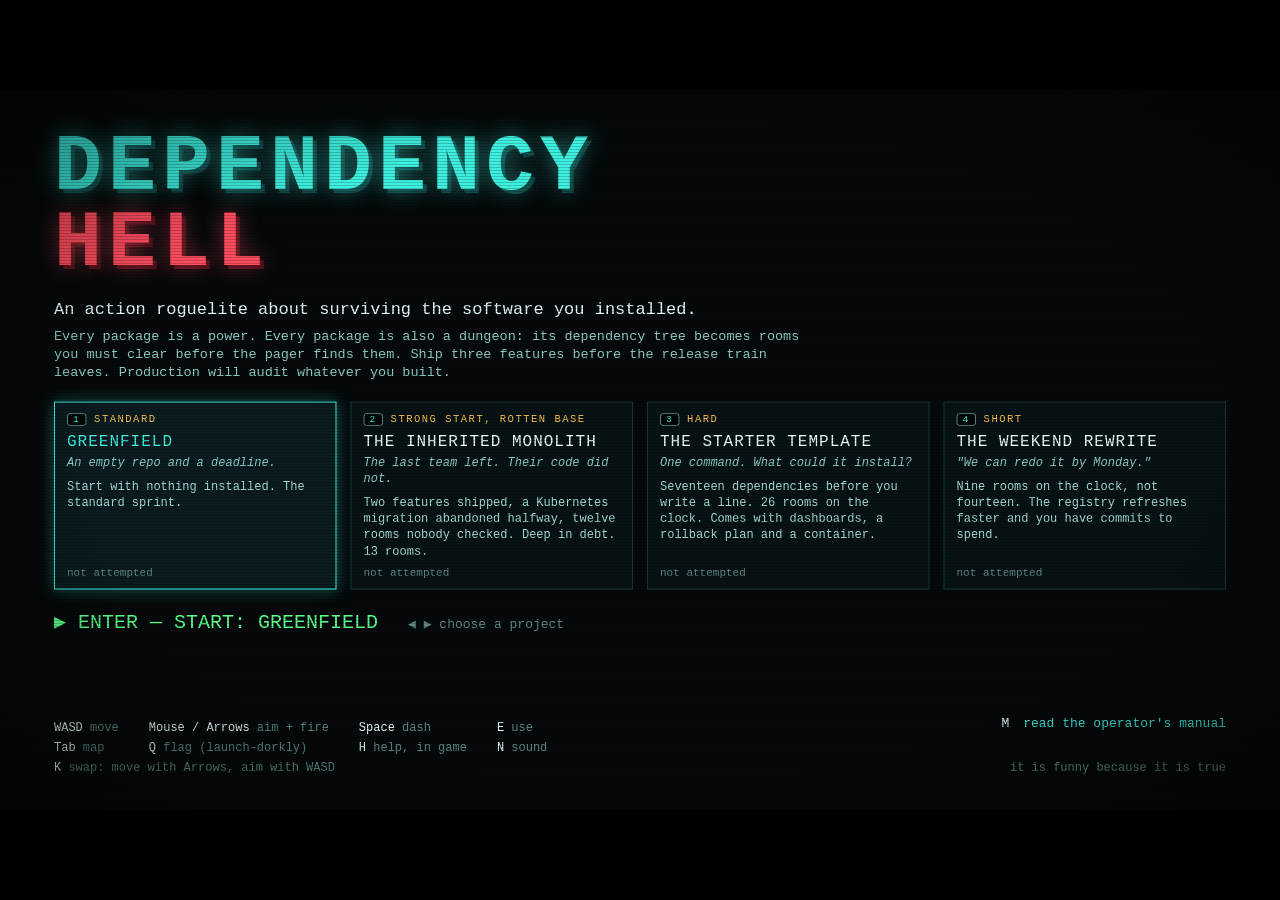
<file: index.html>
<!doctype html>
<html lang="en">
<head>
  <meta charset="utf-8">
  <meta name="viewport" content="width=device-width, initial-scale=1">
  <title>Dependency Hell</title>
  <link rel="stylesheet" href="css/game.css">
</head>
<body>
  <div id="stage">
    <div id="topbar">
      <div id="tb-room"><b id="room-name">app</b><span id="room-sub"></span></div>
      <div class="meter" id="m-stb"><label>STABILITY</label><div class="bar"><i id="stb-fill"></i></div><b id="stb-val">100</b></div>
      <div class="stat"><label>COMMITS</label><b id="commits">0</b></div>
      <div class="stat" id="debt-box"><label>TECH DEBT</label><b id="debt">0</b><em id="debt-label"></em></div>
      <div class="stat"><label>OBSERVABILITY</label><b id="obs"></b></div>
    </div>
    <canvas id="arena" width="320" height="192"></canvas>
    <div id="hint"></div>
    <div id="banner"><b></b><span></span></div>
    <aside id="side">
      <h1>DEPENDENCY HELL</h1>
      <section id="train"></section>
      <section id="pager"></section>
      <section id="pkgs"></section>
      <section id="mini"><canvas id="minimap" width="592" height="340"></canvas></section>
      <section id="log"></section>
      <footer id="keys">TAB map · H help · N sound</footer>
    </aside>
    <div id="overlay" class="hidden"></div>
    <div id="full" class="hidden"></div>
    <div id="crt"></div>
  </div>
  <script src="js/rng.js"></script>
  <script src="js/content.js"></script>
  <script src="js/graph.js"></script>
  <script src="js/sim.js"></script>
  <script src="js/reports.js"></script>
  <script src="js/bot.js"></script>
  <script src="js/sprites.js"></script>
  <script src="js/render.js"></script>
  <script src="js/audio.js"></script>
  <script src="js/ui.js"></script>
  <script src="js/main.js"></script>
</body>
</html>
</file>
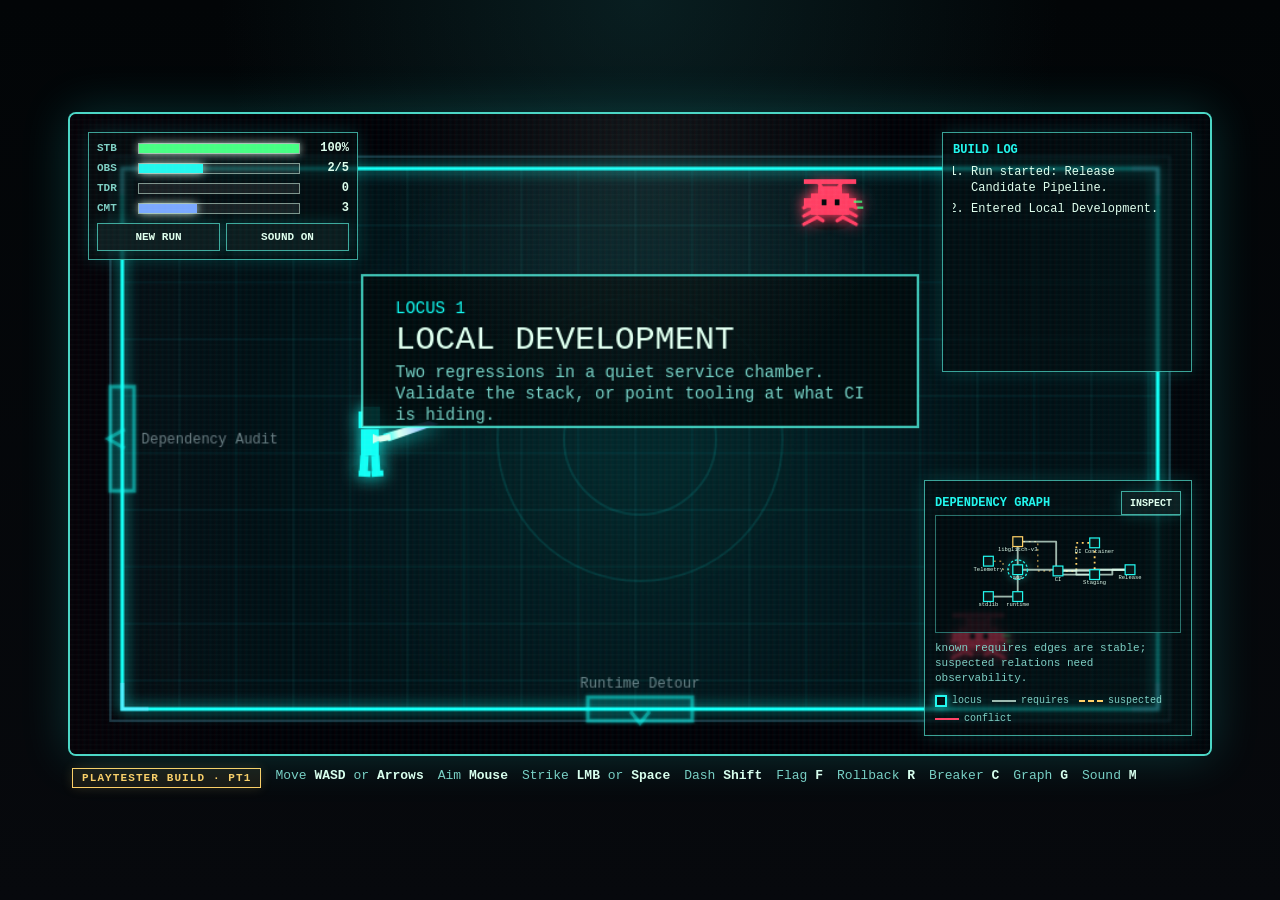
<file: docs/archived/v0-prototype/index.html>
<!doctype html>
<html lang="en">
  <head>
    <meta charset="utf-8">
    <meta name="viewport" content="width=device-width, initial-scale=1">
    <title>Dependency Hell — Playtester Build</title>
    <link rel="stylesheet" href="./styles/game.css">
  </head>
  <body>
    <!-- The CRT "safe_mode" error rail is shelved for a future corrupted/glitch
         level. Its CSS (.side-error-*) and JS (startSideErrorRail, guarded on the
         element's absence) remain in place; re-add this <aside> to bring it back. -->
    <main class="shell" aria-label="Dependency Hell first playable slice">
      <section class="stage">
        <canvas id="game" width="960" height="540" aria-label="Top-down combat room"></canvas>
        <div class="scanlines" aria-hidden="true"></div>

        <aside class="log-panel" aria-label="Run event log">
          <div class="panel-title">BUILD LOG</div>
          <ol id="eventLog"></ol>
        </aside>

        <section class="hud" aria-label="Run state">
          <div class="meter">
            <span title="Stability">STB</span>
            <div class="track"><i id="stabilityBar"></i></div>
            <b id="stabilityValue">100%</b>
          </div>
          <div class="meter info">
            <span title="Observability">OBS</span>
            <div class="track"><i id="observabilityBar"></i></div>
            <b id="observabilityValue">2</b>
          </div>
          <div class="meter debt">
            <span title="Technical Debt Ratio">TDR</span>
            <div class="track"><i id="debtBar"></i></div>
            <b id="debtValue">0</b>
          </div>
          <div class="meter commit">
            <span title="Commits — the currency you spend on packages">CMT</span>
            <div class="track"><i id="commitBar"></i></div>
            <b id="commitValue">3</b>
          </div>
          <p id="buildIdentity" class="build-identity" aria-live="polite"></p>
          <div class="hud-buttons">
            <button id="restartButton" type="button" title="Start a new run">NEW RUN</button>
            <button id="muteButton" type="button" title="Toggle sound (M)" aria-pressed="false">SOUND ON</button>
          </div>
        </section>

        <aside class="graph-card" aria-label="Dependency graph">
          <div class="panel-row">
            <div class="panel-title">DEPENDENCY GRAPH</div>
            <button id="graphInspectButton" type="button" title="Inspect graph">INSPECT</button>
          </div>
          <svg id="graphSvg" viewBox="0 0 280 190" role="img" aria-label="Current dependency graph"></svg>
          <p id="graphCaption">app requires runtime. unknown edge suspected.</p>
          <div class="graph-legend compact" aria-label="Graph visual key">
            <span><i class="legend-node current"></i>locus</span>
            <span><i class="legend-edge requires"></i>requires</span>
            <span><i class="legend-edge suspected"></i>suspected</span>
            <span><i class="legend-edge conflicts"></i>conflict</span>
          </div>
        </aside>

        <section id="graphOverlay" class="overlay hidden" aria-label="Graph inspection">
          <div class="graph-frame">
            <header class="graph-header">
              <div>
                <p class="kicker">PAUSED GRAPH VIEW</p>
                <h1>Graph Trace</h1>
              </div>
              <button id="graphCloseButton" type="button">CLOSE</button>
            </header>
            <div class="graph-legend" aria-label="Graph relation visual key">
              <span><i class="legend-node current"></i>current locus</span>
              <span><i class="legend-node risk"></i>risky node</span>
              <span><i class="legend-node hazard"></i>incident node</span>
              <span><i class="legend-edge requires"></i>requires</span>
              <span><i class="legend-edge observes"></i>observes</span>
              <span><i class="legend-edge patches"></i>patches</span>
              <span><i class="legend-edge flags"></i>flags</span>
              <span><i class="legend-edge pins"></i>pins</span>
              <span><i class="legend-edge isolates"></i>isolates</span>
              <span><i class="legend-edge infects"></i>infects</span>
              <span><i class="legend-edge suspected"></i>suspected</span>
              <span><i class="legend-edge hidden"></i>hidden</span>
              <span><i class="legend-edge conflicts"></i>conflict</span>
            </div>
            <div class="graph-inspector">
              <svg id="pauseGraphSvg" viewBox="0 0 280 190" role="img" aria-label="Inspectable dependency graph"></svg>
              <aside id="graphDetails" class="graph-details" aria-live="polite">
                <h2>Select a node or edge.</h2>
                <p>Click graph entities to inspect relation, visibility, tags, and matching run-log facts.</p>
              </aside>
            </div>
          </div>
        </section>

        <section id="routeOverlay" class="overlay hidden" aria-label="Route selection">
          <div class="route-frame">
            <header>
              <p class="kicker">GRAPH ROUTE</p>
              <h1>Select next locus.</h1>
              <p id="routePrompt">Choose an exit through the dependency topology.</p>
            </header>
            <div class="route-layout">
              <svg id="routeGraphSvg" viewBox="0 0 280 190" role="img" aria-label="Route map"></svg>
              <div id="routeChoices" class="route-choices"></div>
            </div>
          </div>
        </section>

        <section id="incidentOverlay" class="overlay hidden" aria-label="Incident triage">
          <div class="route-frame">
            <header>
              <p class="kicker">INCIDENT TRIAGE</p>
              <h1 id="incidentTitle">Incident</h1>
              <p id="incidentBlurb">A consequence arrived.</p>
            </header>
            <div id="incidentChoices" class="route-choices"></div>
          </div>
        </section>

        <section id="choiceOverlay" class="overlay hidden" aria-label="Package selection">
          <div class="choice-frame">
            <div class="choice-titlebar">
              <span class="ct-dot" aria-hidden="true"></span>
              <span class="ct-path"><b>libglitch-v3</b> :: upgrade shell</span>
              <span class="ct-pad" id="choicePad"><i aria-hidden="true"></i>PAD</span>
            </div>
            <div class="choice-header">
              <p class="kicker">&gt; UPGRADE PATH</p>
              <h1>Select one package to patch libglitch-v3.</h1>
              <p id="choicePrompt">Cycle packages to preview each graph mutation. The graph keeps the receipt.</p>
            </div>
            <div class="choice-layout">
              <aside class="choice-graph" aria-label="Package graph preview">
                <div class="panel-title">MUTATION PREVIEW</div>
                <svg id="choiceGraphSvg" viewBox="0 0 280 190" role="img" aria-label="Previewed package mutation"></svg>
                <p id="choiceGraphCaption">Cycle a package to preview its graph mutation.</p>
                <div class="graph-legend compact" aria-label="Preview visual key">
                  <span><i class="legend-edge preview"></i>new relation</span>
                  <span><i class="legend-node preview"></i>new node</span>
                  <span><i class="legend-edge suspected"></i>suspected</span>
                  <span><i class="legend-edge conflicts"></i>conflict</span>
                </div>
              </aside>
              <div class="carousel-col">
                <div class="rail-top">
                  <span class="pill">
                    <button class="chev" id="choiceChevL" type="button" aria-label="Previous package">&#9666;</button>
                    <span><span class="cur" id="choicePillCur">01</span> / <span id="choicePillTot">04</span></span>
                    <button class="chev" id="choiceChevR" type="button" aria-label="Next package">&#9656;</button>
                    <span class="dots" id="choiceDots" aria-hidden="true"></span>
                  </span>
                </div>
                <div class="carousel-stage" id="choiceStage">
                  <button class="c-arrow l" id="choiceArrowL" type="button" aria-label="Previous">&#9666;</button>
                  <button class="c-arrow r" id="choiceArrowR" type="button" aria-label="Next">&#9656;</button>
                  <div id="packageChoices" class="choices" role="listbox" aria-label="Offered packages"></div>
                </div>
                <div class="choice-legend" aria-hidden="true">
                  <span class="k g-x"><i class="glyph">&#10005;</i> INSTALL</span>
                  <span class="k g-s"><i class="glyph">&#9633;</i> CREDIT</span>
                  <span class="k g-t"><i class="glyph">&#9651;</i> READ</span>
                  <span class="k"><i class="glyph">R</i> REFACTOR</span>
                  <span class="k"><i class="glyph lr">L1/R1</i> CYCLE</span>
                  <span class="keys">&#8592; &#8594; &nbsp;&middot;&nbsp; Enter &nbsp;&middot;&nbsp; C &nbsp;&middot;&nbsp; R &nbsp;&middot;&nbsp; I</span>
                </div>
              </div>
            </div>
          </div>
        </section>

        <section id="reportOverlay" class="overlay hidden" aria-label="Mini postmortem">
          <div class="report-frame">
            <p class="kicker" id="reportKicker">MINI POSTMORTEM</p>
            <h1 id="reportTitle">Build failed.</h1>
            <div id="reportBody" class="report-body"></div>
            <p class="report-hint" aria-hidden="true">&#9662; scroll to log the Tier-3 feel check</p>
            <button id="reportRestartButton" type="button">ship the next candidate&nbsp;&nbsp;&nbsp;ENTER / &#10005;</button>
          </div>
        </section>
      </section>

      <footer class="controls">
        <span class="pt-badge" id="ptBadge">PLAYTESTER BUILD</span>
        <span>Move <b>WASD</b> or <b>Arrows</b></span>
        <span>Aim <b>Mouse</b></span>
        <span>Strike <b>LMB</b> or <b>Space</b></span>
        <span>Dash <b>Shift</b></span>
        <span>Flag <b>F</b></span>
        <span>Rollback <b>R</b></span>
        <span>Breaker <b>C</b></span>
        <span>Graph <b>G</b></span>
        <span>Sound <b>M</b></span>
      </footer>
    </main>
    <script src="./scripts/constants.js"></script>
    <script src="./scripts/content.js"></script>
    <script src="./scripts/run-state.js"></script>
    <script src="./scripts/utils.js"></script>
    <script src="./scripts/reports.js"></script>
    <script src="./scripts/effects.js"></script>
    <script src="./scripts/graph.js"></script>
    <script src="./scripts/audio.js"></script>
    <script src="./scripts/game.js"></script>
  </body>
</html>
</file>
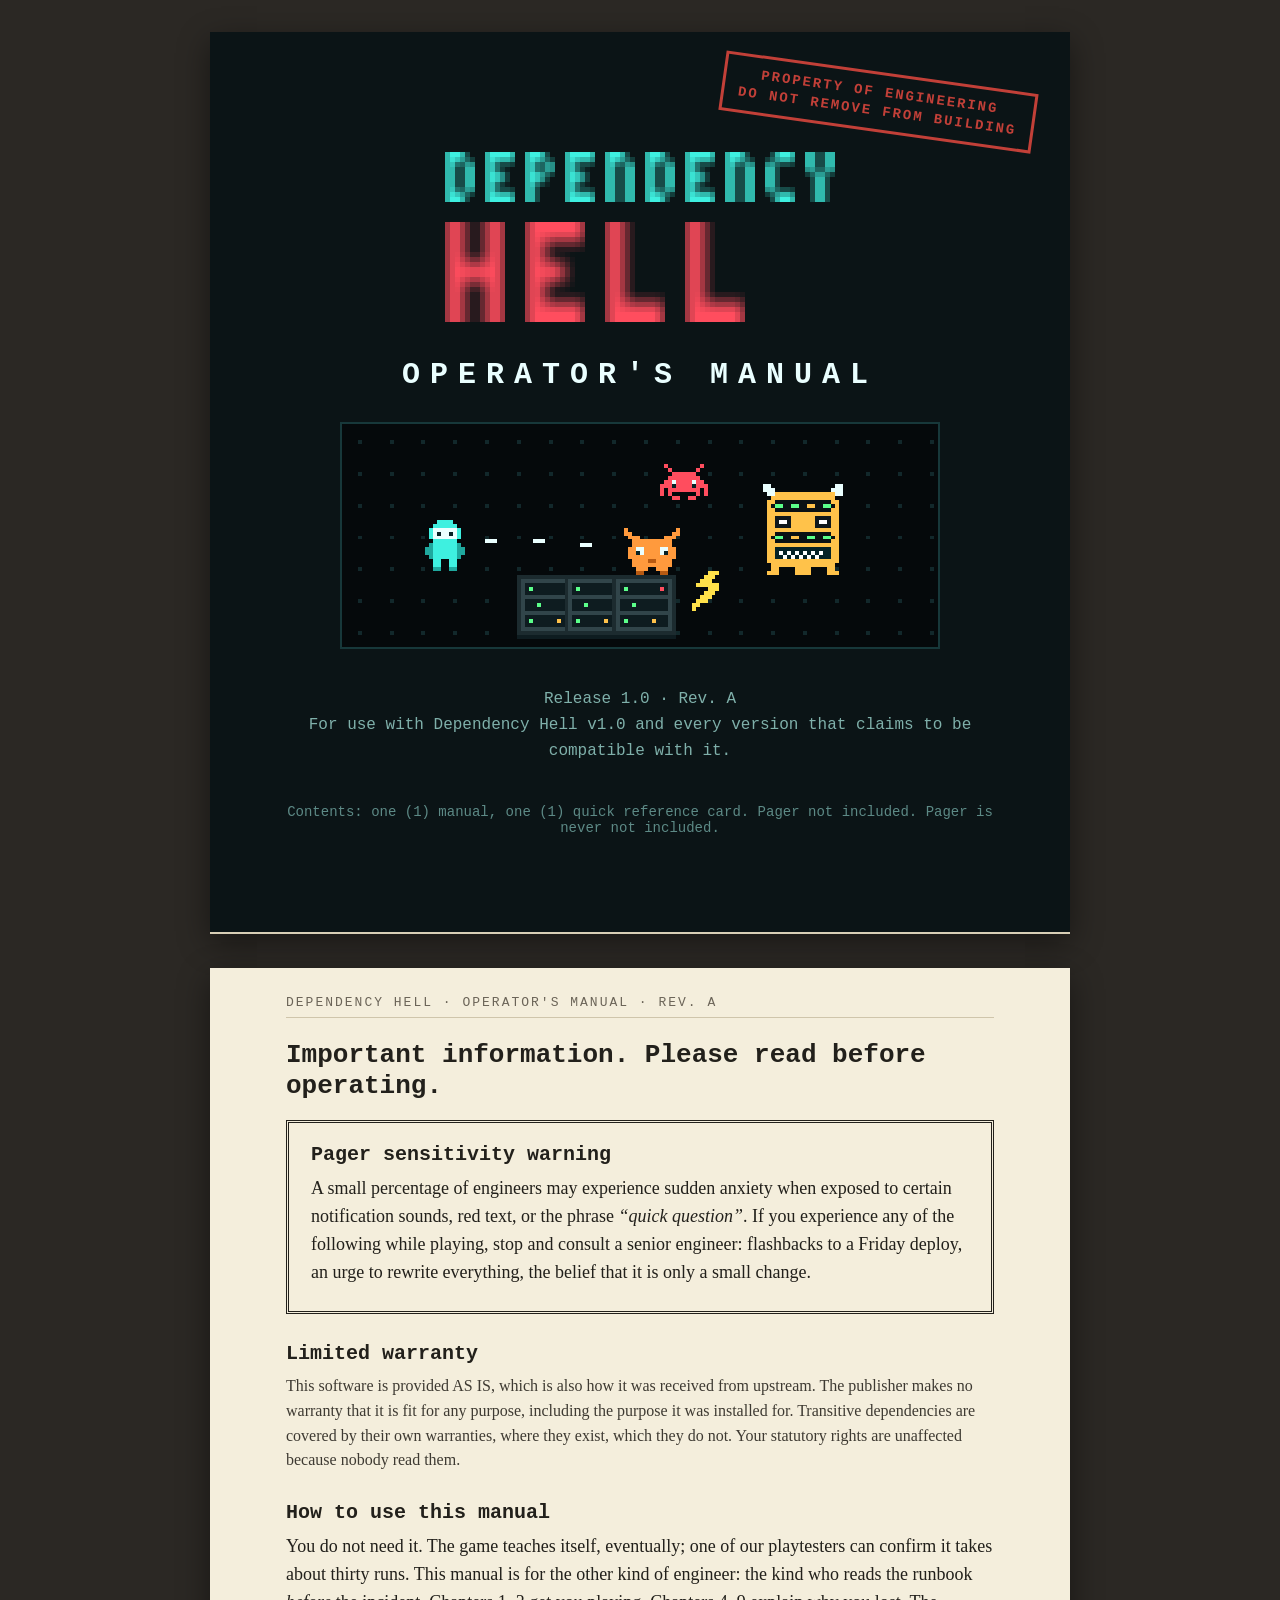
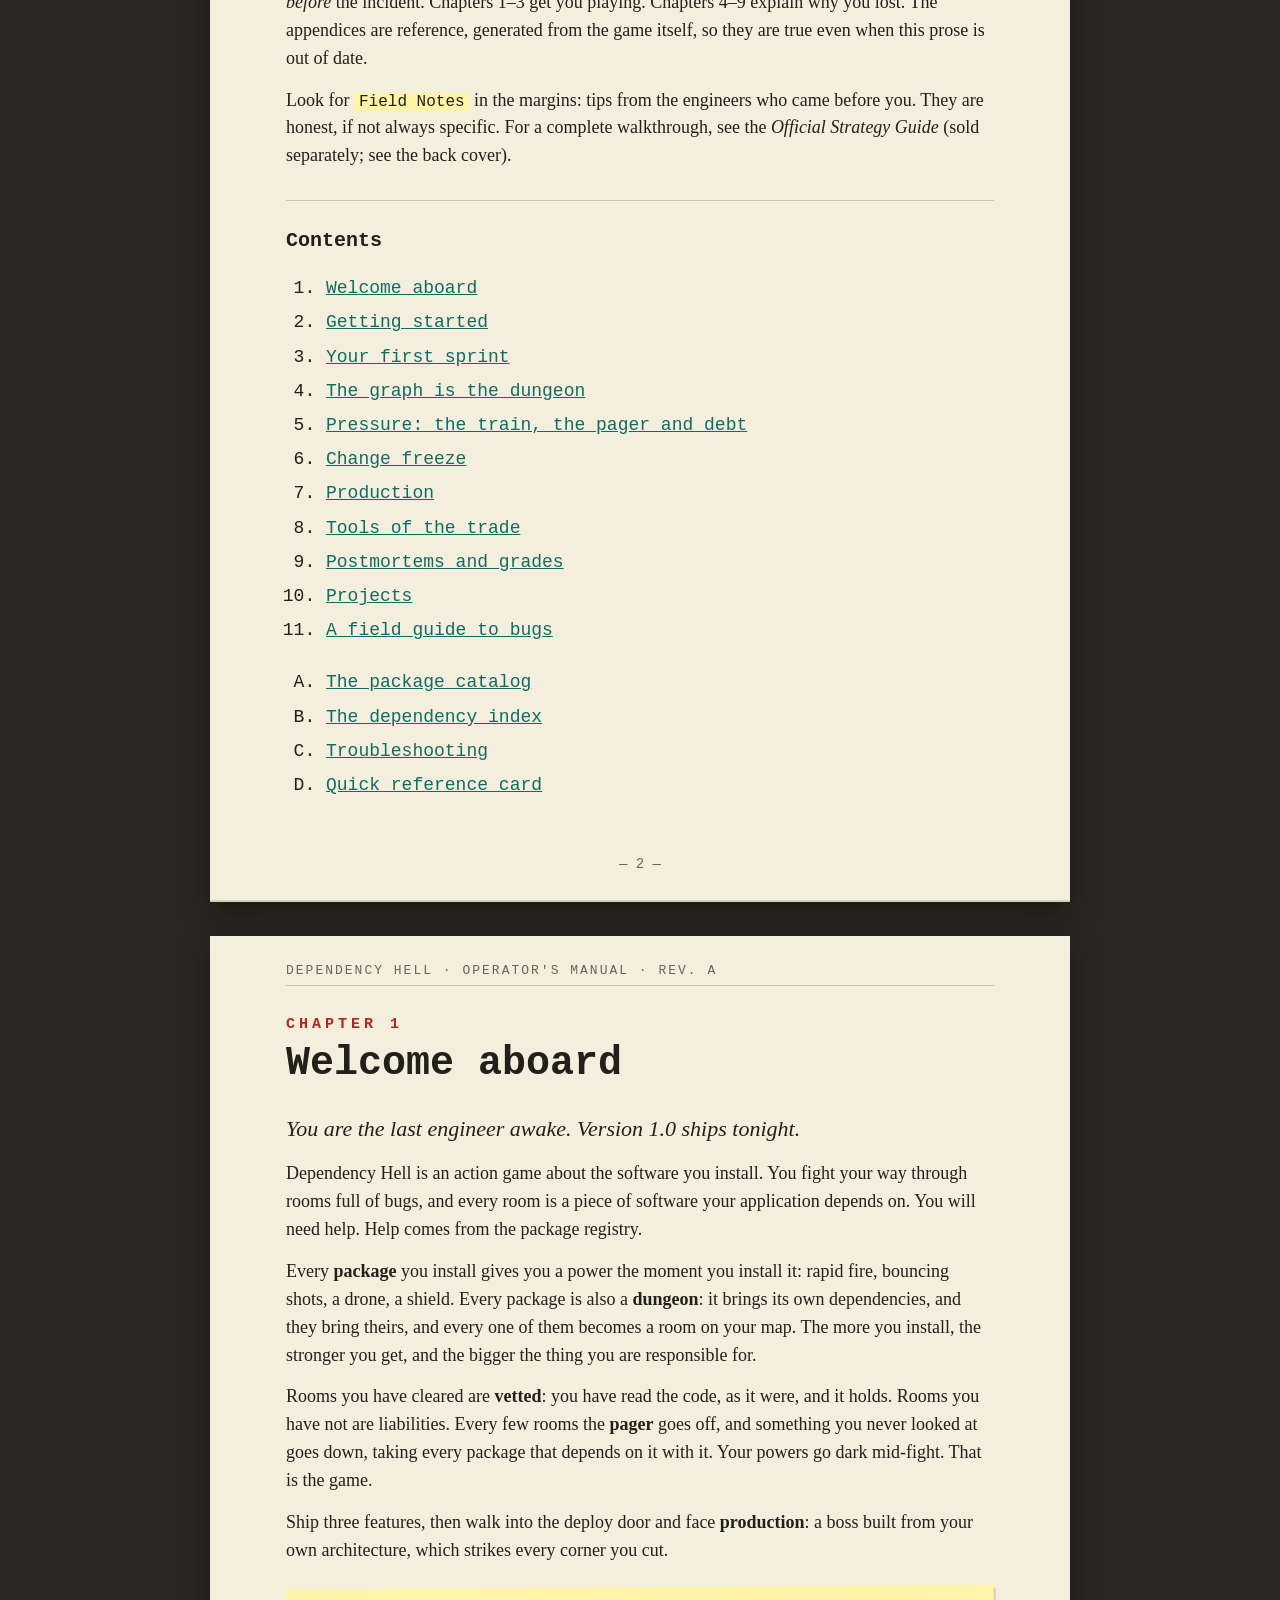
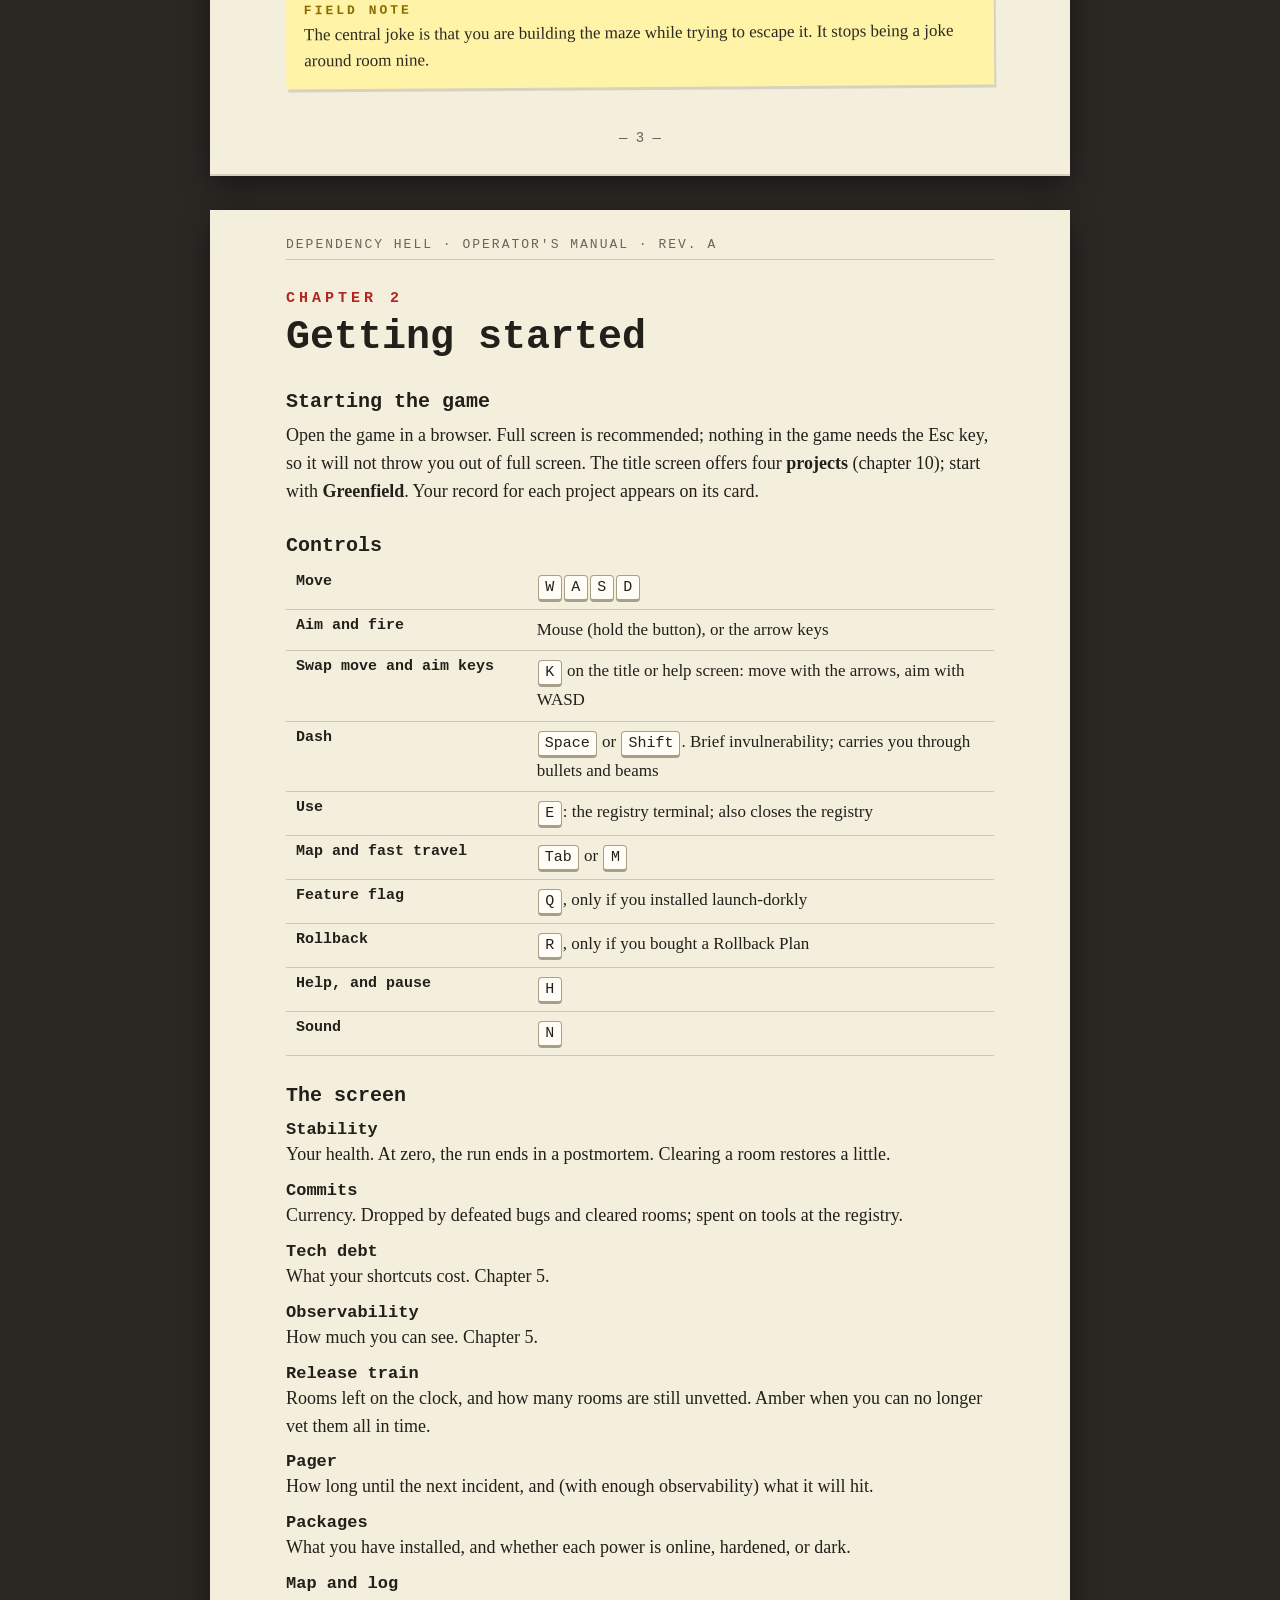
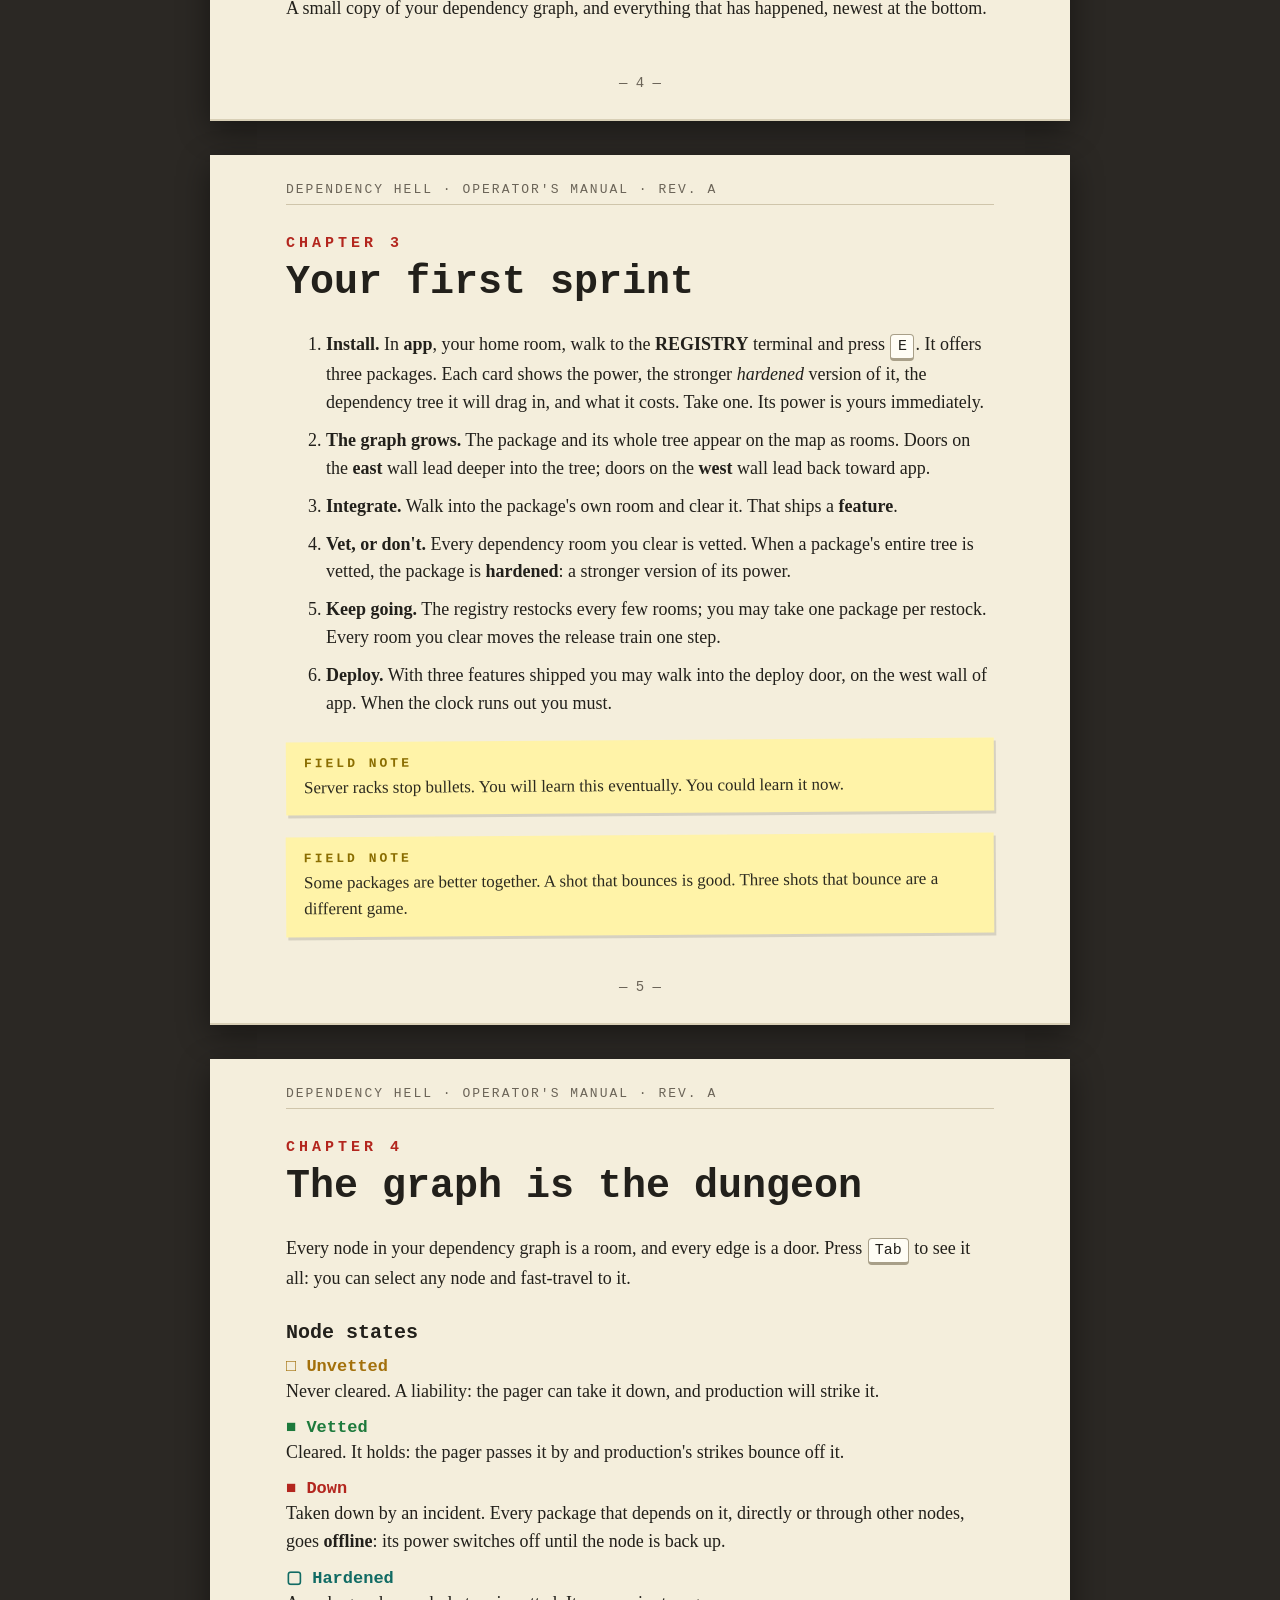
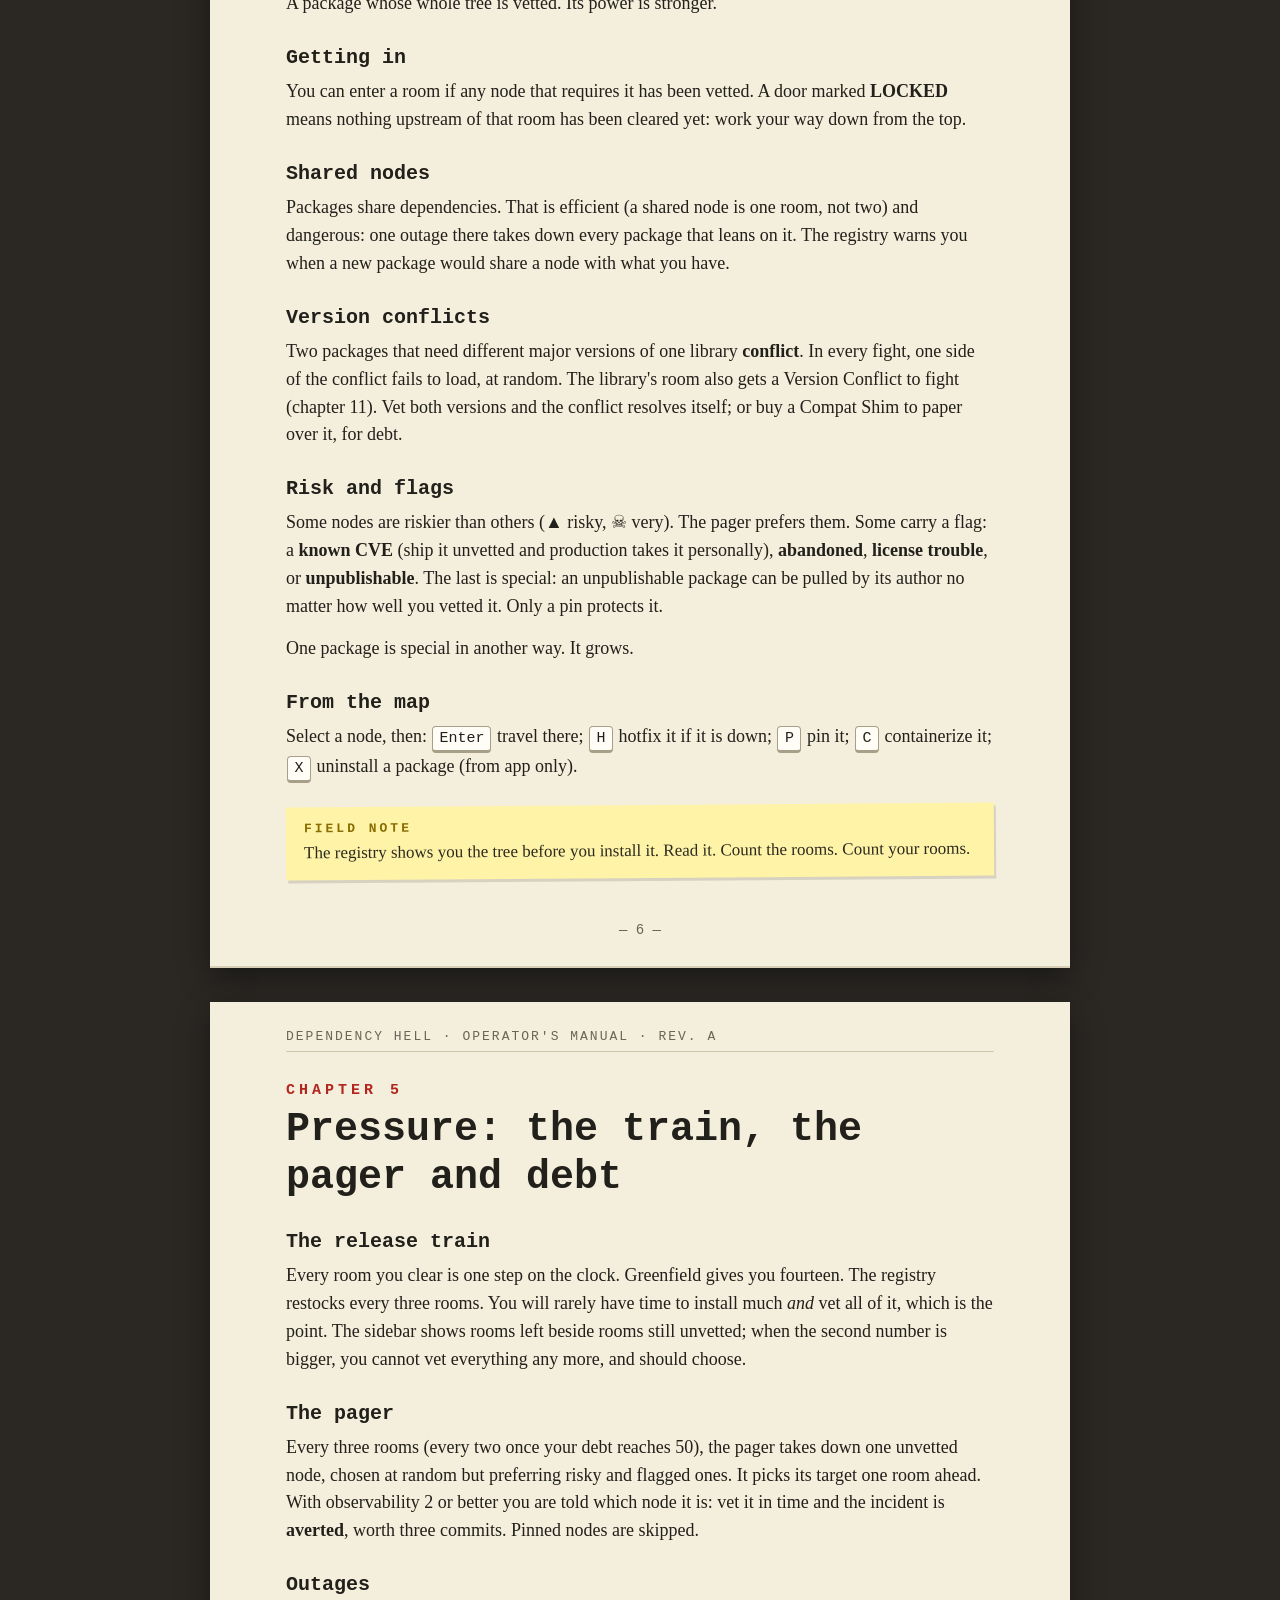
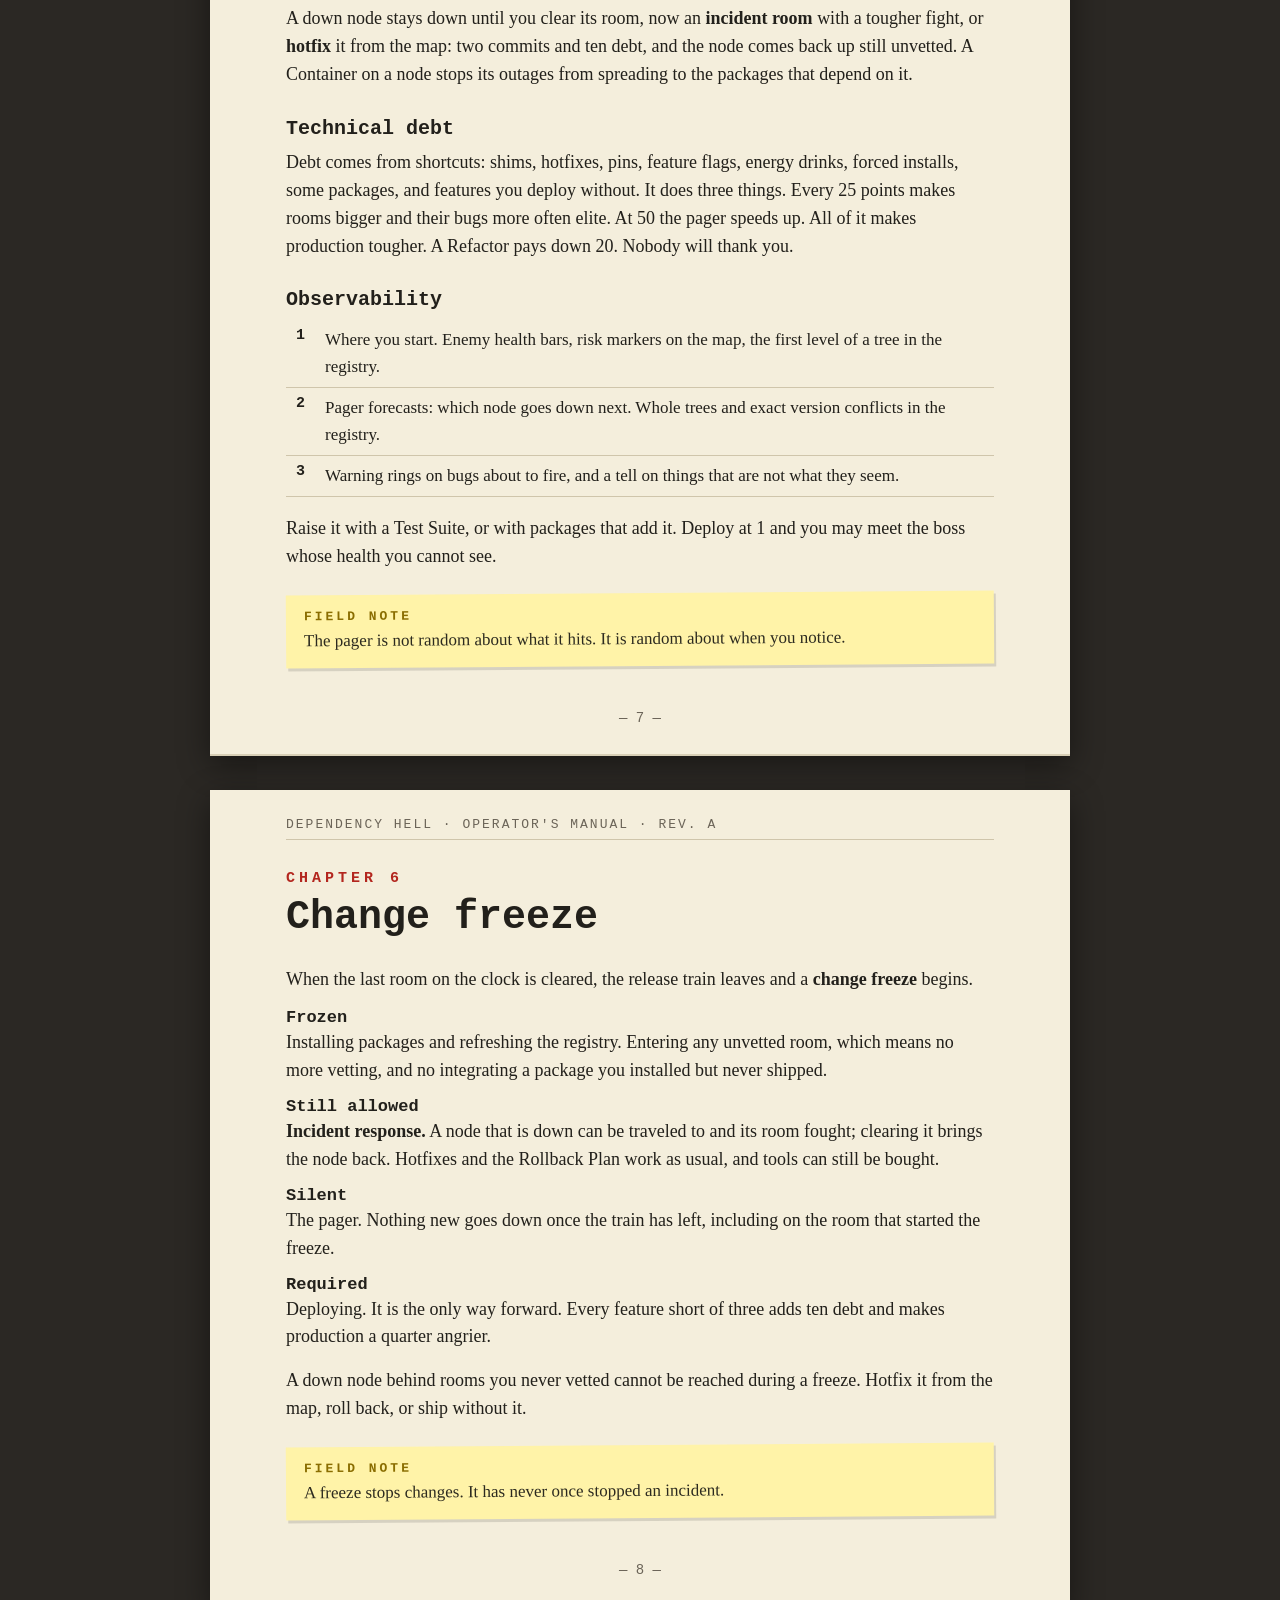
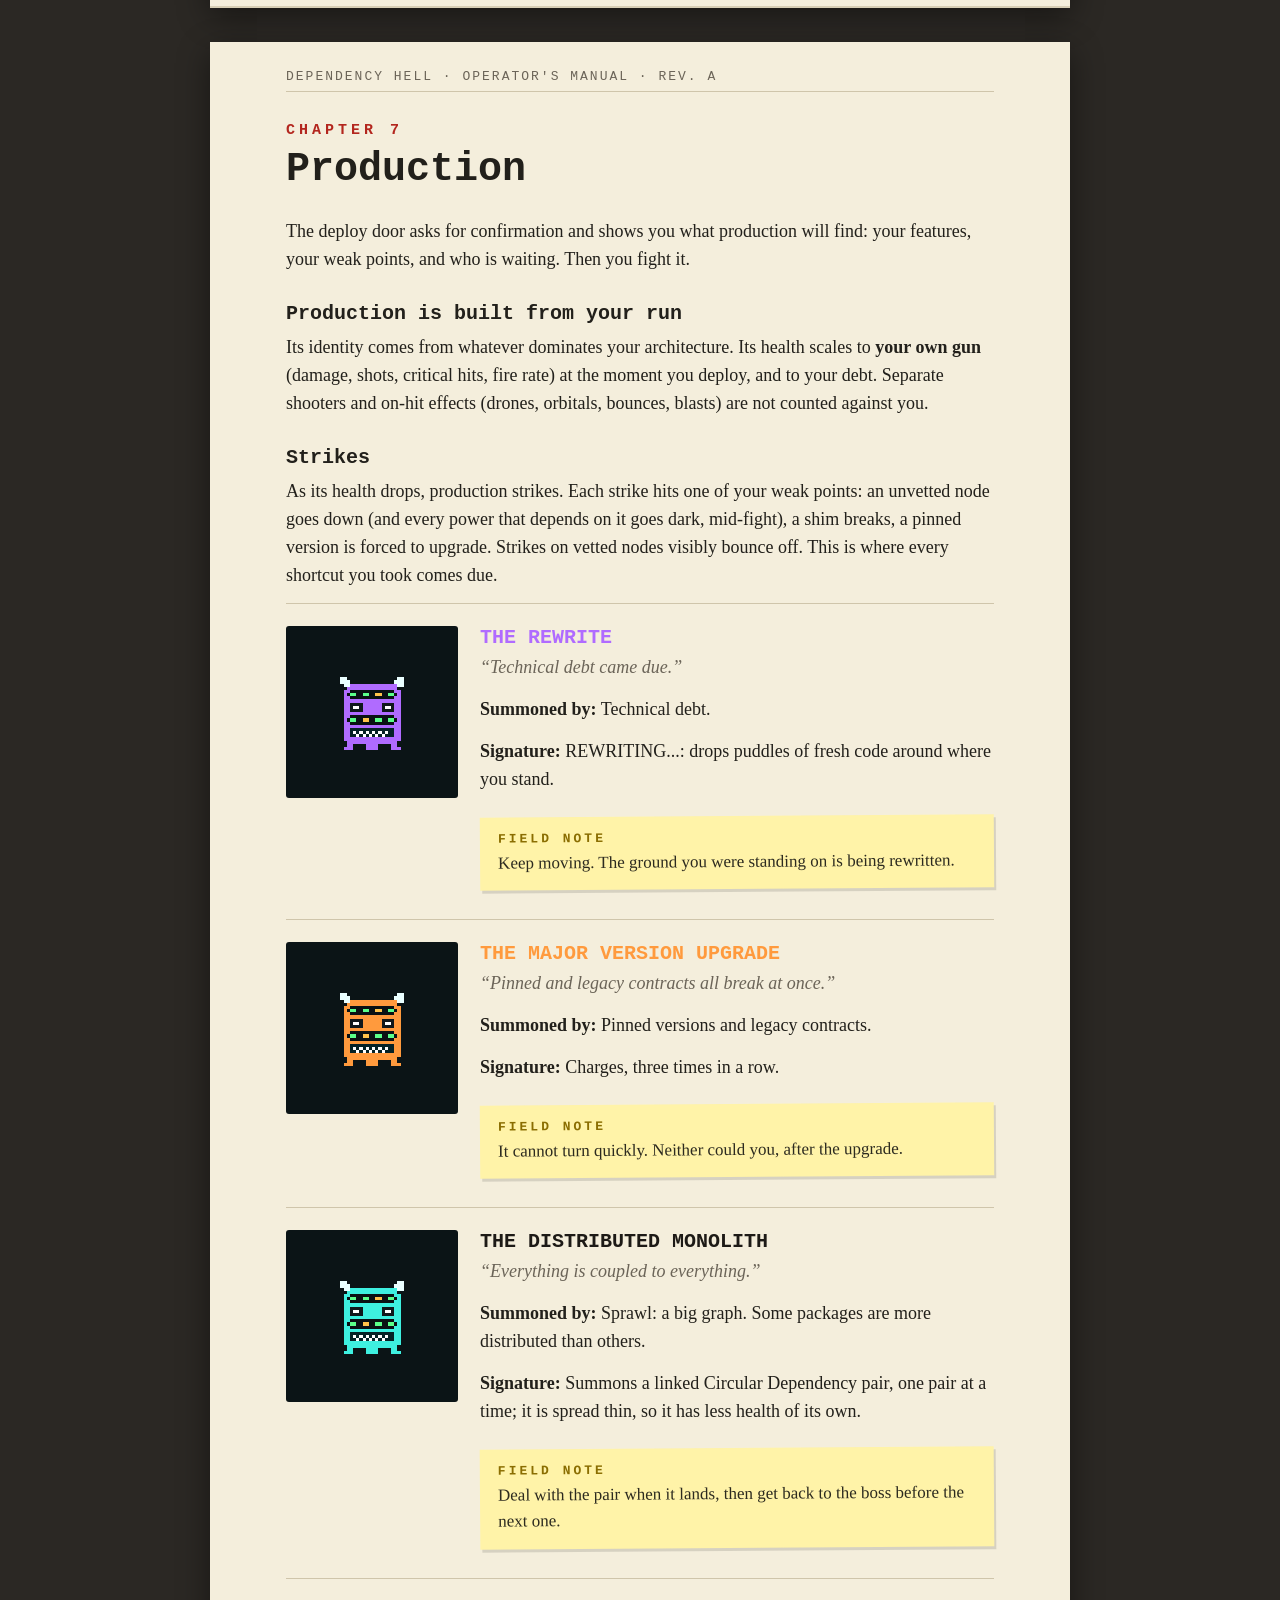
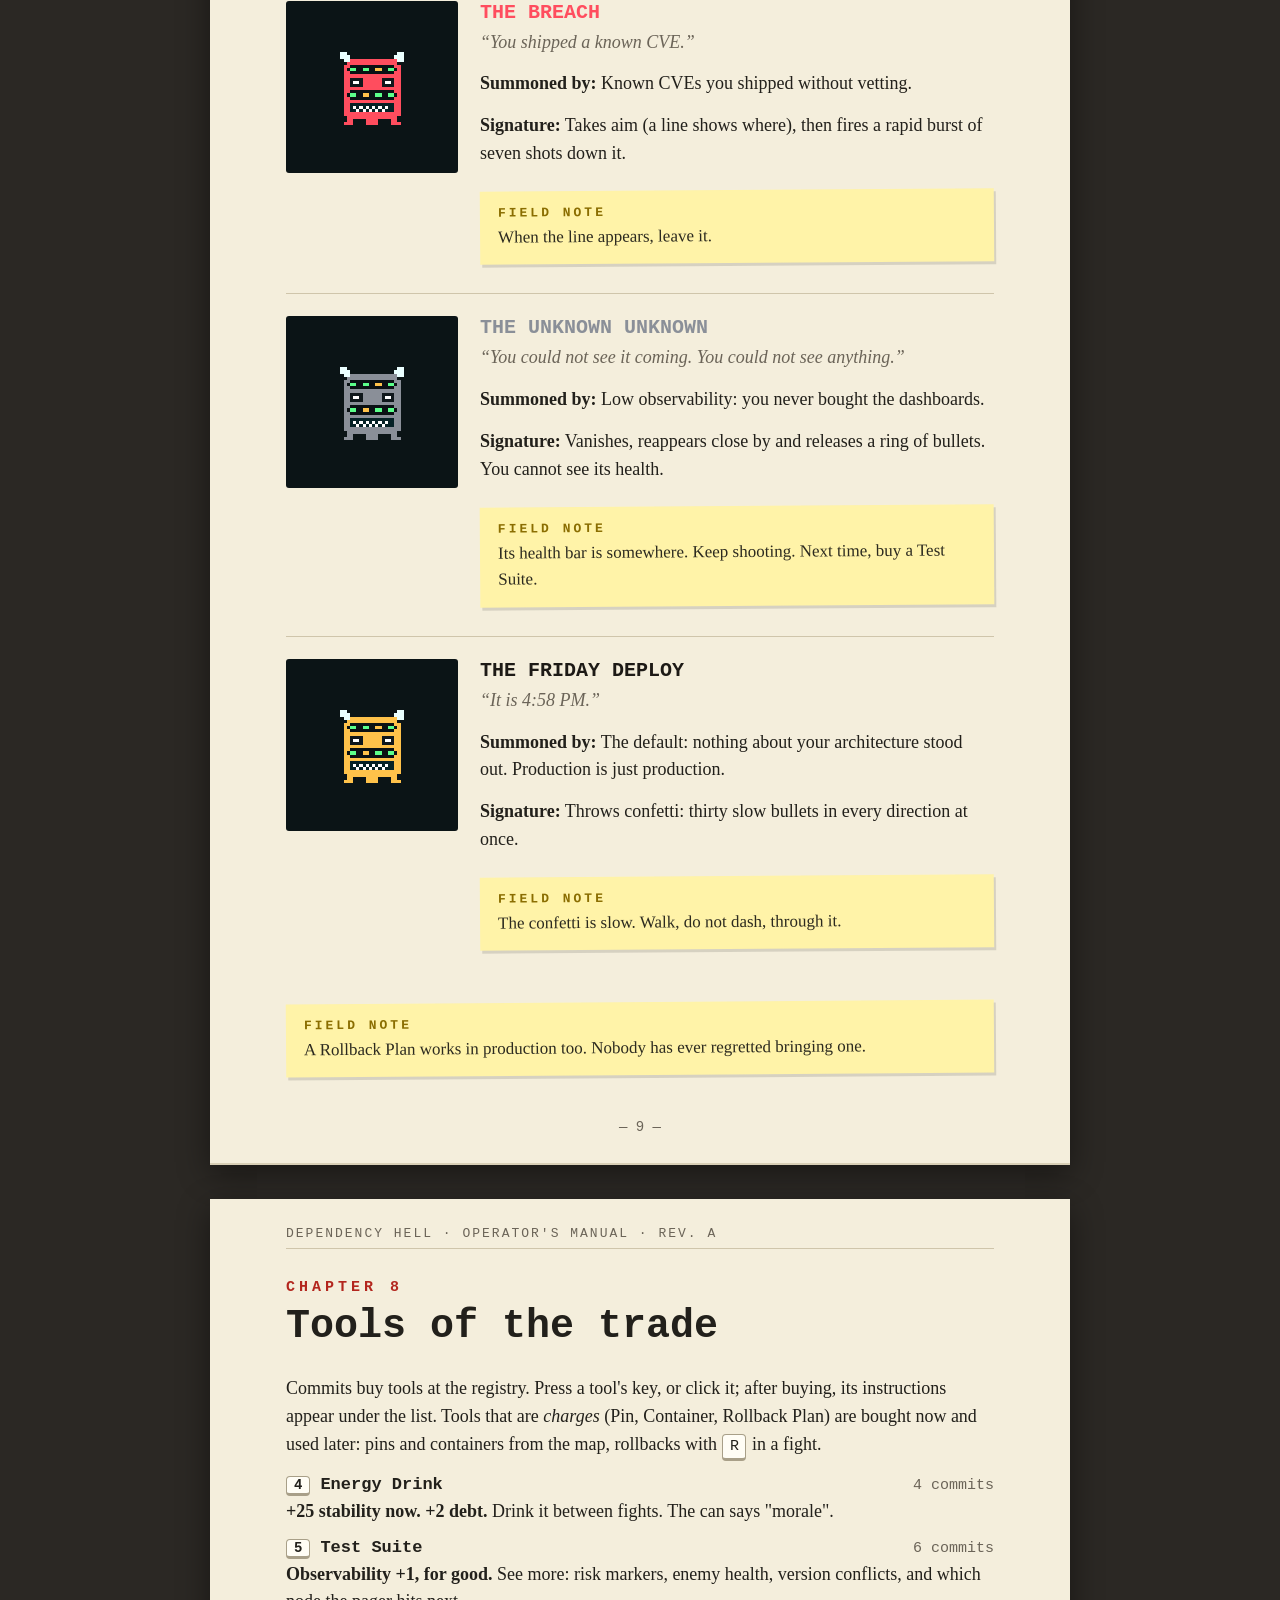
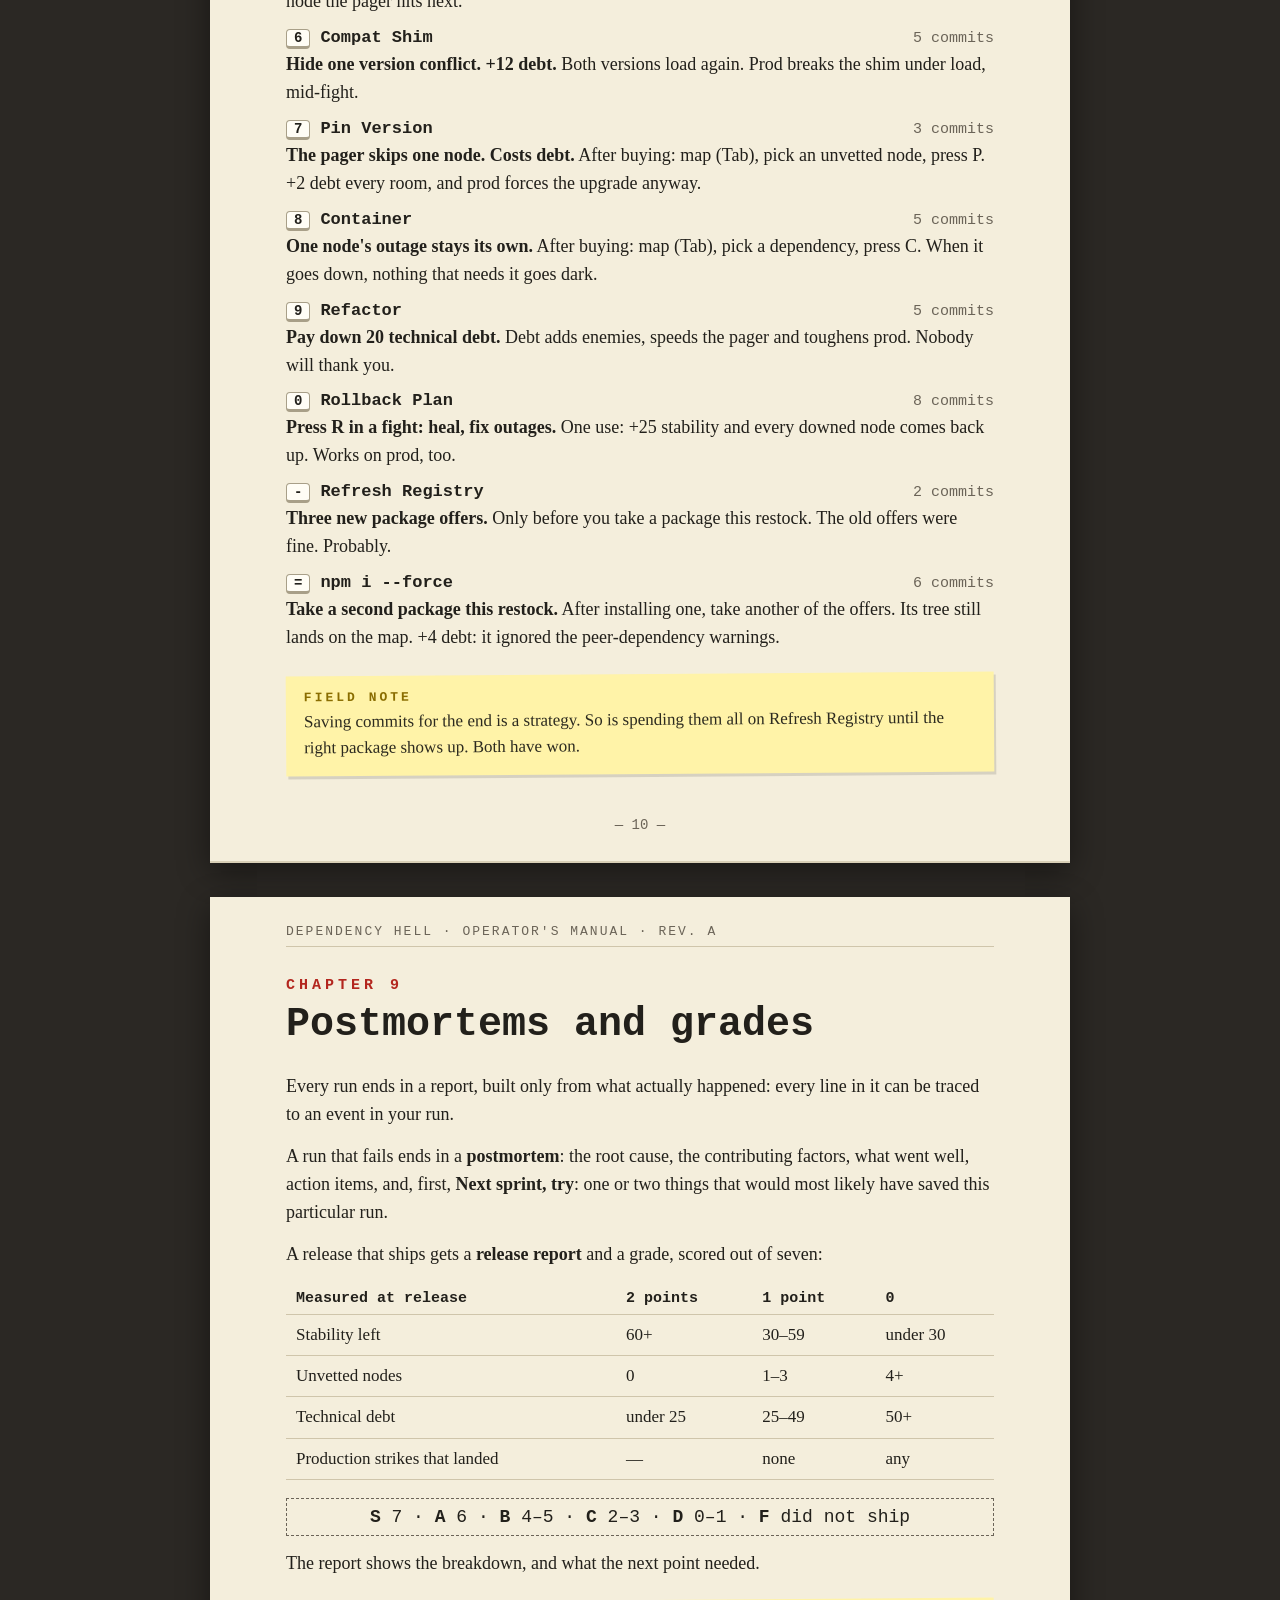
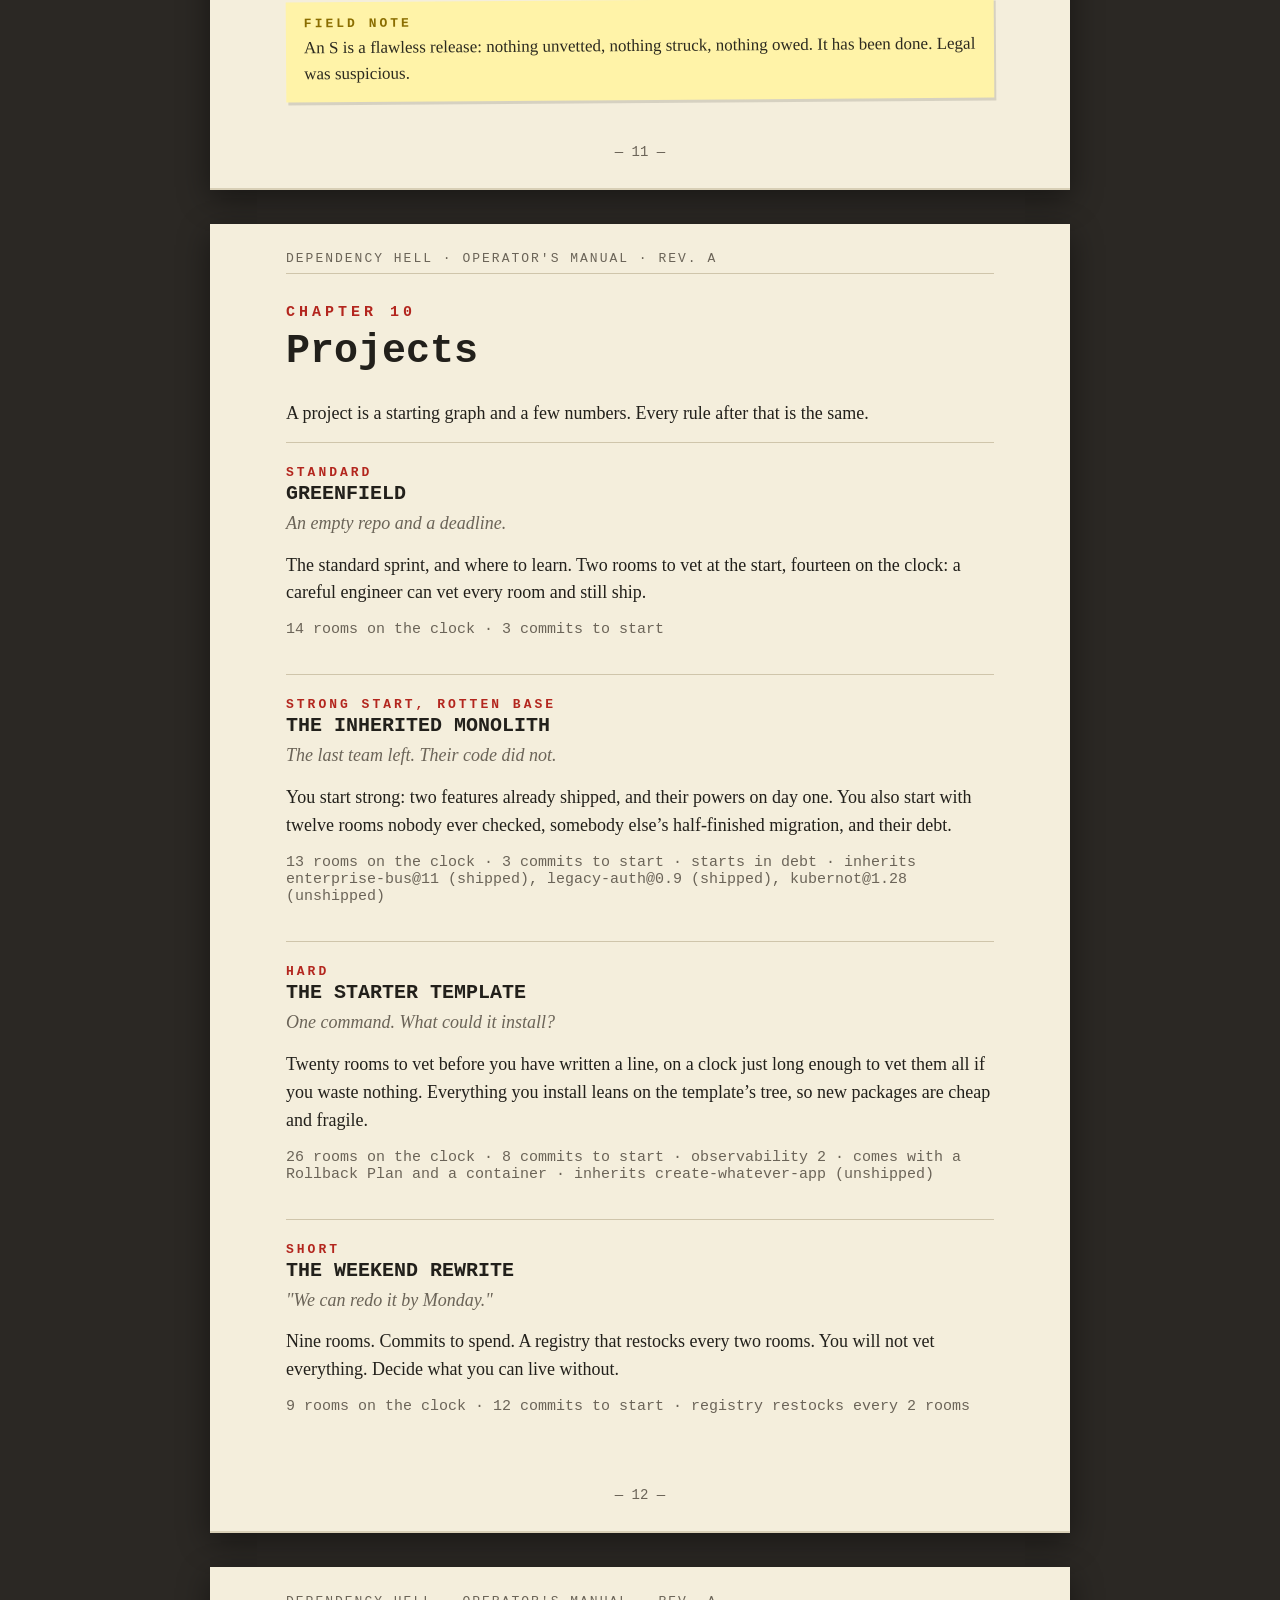
<file: manual.html>
<!doctype html>
<html lang="en">
<head>
  <meta charset="utf-8">
  <meta name="viewport" content="width=device-width, initial-scale=1">
  <title>Dependency Hell: Operator's Manual</title>
  <link rel="stylesheet" href="css/manual.css">
</head>
<body>
<!-- The reference sections (data-gen) are generated from js/content.js by js/manual.js, so they
     cannot drift from the game. The chapters are prose and must be kept true by hand. -->

<section class="page cover">
  <div class="stamp">PROPERTY OF ENGINEERING<br>DO NOT REMOVE FROM BUILDING</div>
  <canvas id="cover-title" class="px" width="82" height="38" aria-label="Dependency Hell"></canvas>
  <p class="cover-sub">Operator's Manual</p>
  <div id="cover-art"></div>
  <p class="cover-rev">Release 1.0 &middot; Rev. A<br>For use with Dependency Hell v1.0 and every version that claims to be compatible with it.</p>
  <p class="cover-small">Contents: one (1) manual, one (1) quick reference card. Pager not included. Pager is never not included.</p>
</section>

<section class="page front">
  <h2>Important information. Please read before operating.</h2>
  <div class="warning">
    <h3>Pager sensitivity warning</h3>
    <p>A small percentage of engineers may experience sudden anxiety when exposed to certain notification sounds, red text, or the phrase <i>&ldquo;quick question&rdquo;</i>. If you experience any of the following while playing, stop and consult a senior engineer: flashbacks to a Friday deploy, an urge to rewrite everything, the belief that it is only a small change.</p>
  </div>
  <h3>Limited warranty</h3>
  <p class="fine">This software is provided AS IS, which is also how it was received from upstream. The publisher makes no warranty that it is fit for any purpose, including the purpose it was installed for. Transitive dependencies are covered by their own warranties, where they exist, which they do not. Your statutory rights are unaffected because nobody read them.</p>
  <h3>How to use this manual</h3>
  <p>You do not need it. The game teaches itself, eventually; one of our playtesters can confirm it takes about thirty runs. This manual is for the other kind of engineer: the kind who reads the runbook <i>before</i> the incident. Chapters 1&ndash;3 get you playing. Chapters 4&ndash;9 explain why you lost. The appendices are reference, generated from the game itself, so they are true even when this prose is out of date.</p>
  <p>Look for <span class="fn-inline">Field Notes</span> in the margins: tips from the engineers who came before you. They are honest, if not always specific. For a complete walkthrough, see the <i>Official Strategy Guide</i> (sold separately; see the back cover).</p>
  <nav class="toc">
    <h3>Contents</h3>
    <ol>
      <li><a href="#ch1">Welcome aboard</a></li>
      <li><a href="#ch2">Getting started</a></li>
      <li><a href="#ch3">Your first sprint</a></li>
      <li><a href="#ch4">The graph is the dungeon</a></li>
      <li><a href="#ch5">Pressure: the train, the pager and debt</a></li>
      <li><a href="#ch6">Change freeze</a></li>
      <li><a href="#ch7">Production</a></li>
      <li><a href="#ch8">Tools of the trade</a></li>
      <li><a href="#ch9">Postmortems and grades</a></li>
      <li><a href="#ch10">Projects</a></li>
      <li><a href="#ch11">A field guide to bugs</a></li>
    </ol>
    <ol class="appx" type="A">
      <li><a href="#appA">The package catalog</a></li>
      <li><a href="#appB">The dependency index</a></li>
      <li><a href="#appC">Troubleshooting</a></li>
      <li><a href="#qrc">Quick reference card</a></li>
    </ol>
  </nav>
</section>

<section class="page" id="ch1">
  <h1><span>Chapter 1</span>Welcome aboard</h1>
  <p class="lede">You are the last engineer awake. Version 1.0 ships tonight.</p>
  <p>Dependency Hell is an action game about the software you install. You fight your way through rooms full of bugs, and every room is a piece of software your application depends on. You will need help. Help comes from the package registry.</p>
  <p>Every <b>package</b> you install gives you a power the moment you install it: rapid fire, bouncing shots, a drone, a shield. Every package is also a <b>dungeon</b>: it brings its own dependencies, and they bring theirs, and every one of them becomes a room on your map. The more you install, the stronger you get, and the bigger the thing you are responsible for.</p>
  <p>Rooms you have cleared are <b>vetted</b>: you have read the code, as it were, and it holds. Rooms you have not are liabilities. Every few rooms the <b>pager</b> goes off, and something you never looked at goes down, taking every package that depends on it with it. Your powers go dark mid-fight. That is the game.</p>
  <p>Ship three features, then walk into the deploy door and face <b>production</b>: a boss built from your own architecture, which strikes every corner you cut.</p>
  <aside class="fieldnote"><b>Field Note</b> The central joke is that you are building the maze while trying to escape it. It stops being a joke around room nine.</aside>
</section>

<section class="page" id="ch2">
  <h1><span>Chapter 2</span>Getting started</h1>
  <h3>Starting the game</h3>
  <p>Open the game in a browser. Full screen is recommended; nothing in the game needs the Esc key, so it will not throw you out of full screen. The title screen offers four <b>projects</b> (chapter 10); start with <b>Greenfield</b>. Your record for each project appears on its card.</p>
  <h3>Controls</h3>
  <table class="keys">
    <tr><th>Move</th><td><kbd>W</kbd><kbd>A</kbd><kbd>S</kbd><kbd>D</kbd></td></tr>
    <tr><th>Aim and fire</th><td>Mouse (hold the button), or the arrow keys</td></tr>
    <tr><th>Swap move and aim keys</th><td><kbd>K</kbd> on the title or help screen: move with the arrows, aim with WASD</td></tr>
    <tr><th>Dash</th><td><kbd>Space</kbd> or <kbd>Shift</kbd>. Brief invulnerability; carries you through bullets and beams</td></tr>
    <tr><th>Use</th><td><kbd>E</kbd>: the registry terminal; also closes the registry</td></tr>
    <tr><th>Map and fast travel</th><td><kbd>Tab</kbd> or <kbd>M</kbd></td></tr>
    <tr><th>Feature flag</th><td><kbd>Q</kbd>, only if you installed launch-dorkly</td></tr>
    <tr><th>Rollback</th><td><kbd>R</kbd>, only if you bought a Rollback Plan</td></tr>
    <tr><th>Help, and pause</th><td><kbd>H</kbd></td></tr>
    <tr><th>Sound</th><td><kbd>N</kbd></td></tr>
  </table>
  <h3>The screen</h3>
  <dl class="hud">
    <dt>Stability</dt><dd>Your health. At zero, the run ends in a postmortem. Clearing a room restores a little.</dd>
    <dt>Commits</dt><dd>Currency. Dropped by defeated bugs and cleared rooms; spent on tools at the registry.</dd>
    <dt>Tech debt</dt><dd>What your shortcuts cost. Chapter 5.</dd>
    <dt>Observability</dt><dd>How much you can see. Chapter 5.</dd>
    <dt>Release train</dt><dd>Rooms left on the clock, and how many rooms are still unvetted. Amber when you can no longer vet them all in time.</dd>
    <dt>Pager</dt><dd>How long until the next incident, and (with enough observability) what it will hit.</dd>
    <dt>Packages</dt><dd>What you have installed, and whether each power is online, hardened, or dark.</dd>
    <dt>Map and log</dt><dd>A small copy of your dependency graph, and everything that has happened, newest at the bottom.</dd>
  </dl>
</section>

<section class="page" id="ch3">
  <h1><span>Chapter 3</span>Your first sprint</h1>
  <ol class="steps">
    <li><b>Install.</b> In <b>app</b>, your home room, walk to the <b>REGISTRY</b> terminal and press <kbd>E</kbd>. It offers three packages. Each card shows the power, the stronger <i>hardened</i> version of it, the dependency tree it will drag in, and what it costs. Take one. Its power is yours immediately.</li>
    <li><b>The graph grows.</b> The package and its whole tree appear on the map as rooms. Doors on the <b>east</b> wall lead deeper into the tree; doors on the <b>west</b> wall lead back toward app.</li>
    <li><b>Integrate.</b> Walk into the package's own room and clear it. That ships a <b>feature</b>.</li>
    <li><b>Vet, or don't.</b> Every dependency room you clear is vetted. When a package's entire tree is vetted, the package is <b>hardened</b>: a stronger version of its power.</li>
    <li><b>Keep going.</b> The registry restocks every few rooms; you may take one package per restock. Every room you clear moves the release train one step.</li>
    <li><b>Deploy.</b> With three features shipped you may walk into the deploy door, on the west wall of app. When the clock runs out you must.</li>
  </ol>
  <aside class="fieldnote"><b>Field Note</b> Server racks stop bullets. You will learn this eventually. You could learn it now.</aside>
  <aside class="fieldnote"><b>Field Note</b> Some packages are better together. A shot that bounces is good. Three shots that bounce are a different game.</aside>
</section>

<section class="page" id="ch4">
  <h1><span>Chapter 4</span>The graph is the dungeon</h1>
  <p>Every node in your dependency graph is a room, and every edge is a door. Press <kbd>Tab</kbd> to see it all: you can select any node and fast-travel to it.</p>
  <h3>Node states</h3>
  <dl class="states">
    <dt class="u">&#9633; Unvetted</dt><dd>Never cleared. A liability: the pager can take it down, and production will strike it.</dd>
    <dt class="v">&#9632; Vetted</dt><dd>Cleared. It holds: the pager passes it by and production's strikes bounce off it.</dd>
    <dt class="d">&#9632; Down</dt><dd>Taken down by an incident. Every package that depends on it, directly or through other nodes, goes <b>offline</b>: its power switches off until the node is back up.</dd>
    <dt class="h">&#9634; Hardened</dt><dd>A package whose whole tree is vetted. Its power is stronger.</dd>
  </dl>
  <h3>Getting in</h3>
  <p>You can enter a room if any node that requires it has been vetted. A door marked <b>LOCKED</b> means nothing upstream of that room has been cleared yet: work your way down from the top.</p>
  <h3>Shared nodes</h3>
  <p>Packages share dependencies. That is efficient (a shared node is one room, not two) and dangerous: one outage there takes down every package that leans on it. The registry warns you when a new package would share a node with what you have.</p>
  <h3>Version conflicts</h3>
  <p>Two packages that need different major versions of one library <b>conflict</b>. In every fight, one side of the conflict fails to load, at random. The library's room also gets a Version Conflict to fight (chapter 11). Vet both versions and the conflict resolves itself; or buy a Compat Shim to paper over it, for debt.</p>
  <h3>Risk and flags</h3>
  <p>Some nodes are riskier than others (&#9650; risky, &#9760; very). The pager prefers them. Some carry a flag: a <b>known CVE</b> (ship it unvetted and production takes it personally), <b>abandoned</b>, <b>license trouble</b>, or <b>unpublishable</b>. The last is special: an unpublishable package can be pulled by its author no matter how well you vetted it. Only a pin protects it.</p>
  <p>One package is special in another way. It grows.</p>
  <h3>From the map</h3>
  <p>Select a node, then: <kbd>Enter</kbd> travel there; <kbd>H</kbd> hotfix it if it is down; <kbd>P</kbd> pin it; <kbd>C</kbd> containerize it; <kbd>X</kbd> uninstall a package (from app only).</p>
  <aside class="fieldnote"><b>Field Note</b> The registry shows you the tree before you install it. Read it. Count the rooms. Count your rooms.</aside>
</section>

<section class="page" id="ch5">
  <h1><span>Chapter 5</span>Pressure: the train, the pager and debt</h1>
  <h3>The release train</h3>
  <p>Every room you clear is one step on the clock. Greenfield gives you fourteen. The registry restocks every three rooms. You will rarely have time to install much <i>and</i> vet all of it, which is the point. The sidebar shows rooms left beside rooms still unvetted; when the second number is bigger, you cannot vet everything any more, and should choose.</p>
  <h3>The pager</h3>
  <p>Every three rooms (every two once your debt reaches 50), the pager takes down one unvetted node, chosen at random but preferring risky and flagged ones. It picks its target one room ahead. With observability 2 or better you are told which node it is: vet it in time and the incident is <b>averted</b>, worth three commits. Pinned nodes are skipped.</p>
  <h3>Outages</h3>
  <p>A down node stays down until you clear its room, now an <b>incident room</b> with a tougher fight, or <b>hotfix</b> it from the map: two commits and ten debt, and the node comes back up still unvetted. A Container on a node stops its outages from spreading to the packages that depend on it.</p>
  <h3>Technical debt</h3>
  <p>Debt comes from shortcuts: shims, hotfixes, pins, feature flags, energy drinks, forced installs, some packages, and features you deploy without. It does three things. Every 25 points makes rooms bigger and their bugs more often elite. At 50 the pager speeds up. All of it makes production tougher. A Refactor pays down 20. Nobody will thank you.</p>
  <h3>Observability</h3>
  <table class="obs">
    <tr><th>1</th><td>Where you start. Enemy health bars, risk markers on the map, the first level of a tree in the registry.</td></tr>
    <tr><th>2</th><td>Pager forecasts: which node goes down next. Whole trees and exact version conflicts in the registry.</td></tr>
    <tr><th>3</th><td>Warning rings on bugs about to fire, and a tell on things that are not what they seem.</td></tr>
  </table>
  <p>Raise it with a Test Suite, or with packages that add it. Deploy at 1 and you may meet the boss whose health you cannot see.</p>
  <aside class="fieldnote"><b>Field Note</b> The pager is not random about what it hits. It is random about when you notice.</aside>
</section>

<section class="page" id="ch6">
  <h1><span>Chapter 6</span>Change freeze</h1>
  <p>When the last room on the clock is cleared, the release train leaves and a <b>change freeze</b> begins.</p>
  <dl class="freeze">
    <dt>Frozen</dt><dd>Installing packages and refreshing the registry. Entering any unvetted room, which means no more vetting, and no integrating a package you installed but never shipped.</dd>
    <dt>Still allowed</dt><dd><b>Incident response.</b> A node that is down can be traveled to and its room fought; clearing it brings the node back. Hotfixes and the Rollback Plan work as usual, and tools can still be bought.</dd>
    <dt>Silent</dt><dd>The pager. Nothing new goes down once the train has left, including on the room that started the freeze.</dd>
    <dt>Required</dt><dd>Deploying. It is the only way forward. Every feature short of three adds ten debt and makes production a quarter angrier.</dd>
  </dl>
  <p>A down node behind rooms you never vetted cannot be reached during a freeze. Hotfix it from the map, roll back, or ship without it.</p>
  <aside class="fieldnote"><b>Field Note</b> A freeze stops changes. It has never once stopped an incident.</aside>
</section>

<section class="page" id="ch7">
  <h1><span>Chapter 7</span>Production</h1>
  <p>The deploy door asks for confirmation and shows you what production will find: your features, your weak points, and who is waiting. Then you fight it.</p>
  <h3>Production is built from your run</h3>
  <p>Its identity comes from whatever dominates your architecture. Its health scales to <b>your own gun</b> (damage, shots, critical hits, fire rate) at the moment you deploy, and to your debt. Separate shooters and on-hit effects (drones, orbitals, bounces, blasts) are not counted against you.</p>
  <h3>Strikes</h3>
  <p>As its health drops, production strikes. Each strike hits one of your weak points: an unvetted node goes down (and every power that depends on it goes dark, mid-fight), a shim breaks, a pinned version is forced to upgrade. Strikes on vetted nodes visibly bounce off. This is where every shortcut you took comes due.</p>
  <div data-gen="bosses"></div>
  <aside class="fieldnote"><b>Field Note</b> A Rollback Plan works in production too. Nobody has ever regretted bringing one.</aside>
</section>

<section class="page" id="ch8">
  <h1><span>Chapter 8</span>Tools of the trade</h1>
  <p>Commits buy tools at the registry. Press a tool's key, or click it; after buying, its instructions appear under the list. Tools that are <i>charges</i> (Pin, Container, Rollback Plan) are bought now and used later: pins and containers from the map, rollbacks with <kbd>R</kbd> in a fight.</p>
  <div data-gen="tools"></div>
  <aside class="fieldnote"><b>Field Note</b> Saving commits for the end is a strategy. So is spending them all on Refresh Registry until the right package shows up. Both have won.</aside>
</section>

<section class="page" id="ch9">
  <h1><span>Chapter 9</span>Postmortems and grades</h1>
  <p>Every run ends in a report, built only from what actually happened: every line in it can be traced to an event in your run.</p>
  <p>A run that fails ends in a <b>postmortem</b>: the root cause, the contributing factors, what went well, action items, and, first, <b>Next sprint, try</b>: one or two things that would most likely have saved this particular run.</p>
  <p>A release that ships gets a <b>release report</b> and a grade, scored out of seven:</p>
  <table class="grades">
    <tr><th>Measured at release</th><th>2 points</th><th>1 point</th><th>0</th></tr>
    <tr><td>Stability left</td><td>60+</td><td>30&ndash;59</td><td>under 30</td></tr>
    <tr><td>Unvetted nodes</td><td>0</td><td>1&ndash;3</td><td>4+</td></tr>
    <tr><td>Technical debt</td><td>under 25</td><td>25&ndash;49</td><td>50+</td></tr>
    <tr><td>Production strikes that landed</td><td>&mdash;</td><td>none</td><td>any</td></tr>
  </table>
  <p class="gradeline"><b>S</b> 7 &middot; <b>A</b> 6 &middot; <b>B</b> 4&ndash;5 &middot; <b>C</b> 2&ndash;3 &middot; <b>D</b> 0&ndash;1 &middot; <b>F</b> did not ship</p>
  <p>The report shows the breakdown, and what the next point needed.</p>
  <aside class="fieldnote"><b>Field Note</b> An S is a flawless release: nothing unvetted, nothing struck, nothing owed. It has been done. Legal was suspicious.</aside>
</section>

<section class="page" id="ch10">
  <h1><span>Chapter 10</span>Projects</h1>
  <p>A project is a starting graph and a few numbers. Every rule after that is the same.</p>
  <div data-gen="projects"></div>
</section>

<section class="page" id="ch11">
  <h1><span>Chapter 11</span>A field guide to bugs</h1>
  <p>Which bugs a room spawns depends on what kind of software it is: crypto libraries breed race conditions, legacy code breeds deprecated APIs, and so on. Elites are tougher versions of the same bug; debt and incidents make them more common.</p>
  <div data-gen="enemies"></div>
</section>

<section class="page" id="appA">
  <h1><span>Appendix A</span>The package catalog</h1>
  <p>Every package the registry can offer, as of this printing. Rooms are counted on an empty project; on a real one, shared dependencies are already there.</p>
  <div data-gen="packages"></div>
</section>

<section class="page" id="appB">
  <h1><span>Appendix B</span>The dependency index</h1>
  <p>The transitive dependencies you will meet, with what they are like. &#9650; risky, &#9760; very risky.</p>
  <div data-gen="deps"></div>
</section>

<section class="page" id="appC">
  <h1><span>Appendix C</span>Troubleshooting</h1>
  <dl class="faq">
    <dt>I press <kbd>Q</kbd> and nothing happens.</dt><dd>The feature flag comes with the launch-dorkly package. Without it there is no flag to flip, and the game will say so.</dd>
    <dt>A door says LOCKED.</dt><dd>Nothing that requires that room has been vetted yet. Clear the room above it first.</dd>
    <dt>A door says CHANGE FREEZE.</dt><dd>The release train has left. Only down nodes can be entered now. Chapter 6.</dd>
    <dt>My power went dark in the middle of a fight.</dt><dd>Something it depends on is down, or it lost a version conflict this fight. The packages panel says which.</dd>
    <dt>I vetted left-pad and it still went down.</dt><dd>It was unpublished. Vetting cannot stop that; a pin can.</dd>
    <dt>A package I hardened is not hardened any more.</dt><dd>It grew. Go and read what it calls now.</dd>
    <dt>The boss was much tougher than last time.</dt><dd>It scales to your gun and your debt, and every feature you deployed without makes it angrier.</dd>
    <dt>A commit bit me.</dt><dd>It was not a commit.</dd>
    <dt>I keep losing.</dt><dd>Read the first section of your postmortem. Then read it again. Then remember that one of our playtesters lost thirty-two runs in a row and then shipped an S.</dd>
  </dl>
</section>

<section class="page qrc" id="qrc">
  <div class="cut">&#9986; cut along the dotted line &#9986;</div>
  <h1>Quick reference card</h1>
  <div class="qrc-grid">
    <div><h3>Keys</h3><p>WASD move &middot; mouse/arrows aim + fire &middot; Space dash &middot; E use &middot; Tab map &middot; H help &middot; Q flag &middot; R rollback &middot; N sound &middot; K swap move/aim</p></div>
    <div><h3>The loop</h3><p>Install &rarr; integrate (clear its room: a feature) &rarr; vet its tree &rarr; harden &rarr; 3 features &rarr; deploy</p></div>
    <div><h3>States</h3><p>&#9633; unvetted: a liability &middot; &#9632; vetted: holds &middot; &#9632; down: dependents dark &middot; &#9634; hardened: stronger</p></div>
    <div><h3>Pressure</h3><p>Pager every 3 rooms (2 at 50 debt) &middot; restock every 3 &middot; debt per 25: bigger rooms</p></div>
    <div><h3>Freeze</h3><p>No installs, no vetting. Incidents can still be fixed. Then deploy.</p></div>
    <div><h3>Grades</h3><p>Stability 60+ &middot; 0 unvetted &middot; debt under 25 &middot; no strikes landed = S</p></div>
  </div>
</section>

<section class="page back">
  <div class="ad">
    <p class="ad-kicker">Now available wherever books are sold to children at school</p>
    <h2>The Official Dependency Hell Strategy Guide</h2>
    <p>288 full-colour pages. Every node mapped. Every boss explained. The secret of the S grade revealed! Plus: a pull-out poster of the complete dependency graph of a production system, which does not fit on the poster.</p>
    <p class="ad-price">$19.95 &middot; oversized softcover</p>
  </div>
  <p class="credits">Engineering: you. Quality assurance: our playtesters, who lost so that you might ship. No packages were harmed in the making of this game. Several were deprecated.</p>
  <p class="back-link"><a href="index.html">&larr; Back to the game</a></p>
</section>

<script src="js/rng.js"></script>
<script src="js/content.js"></script>
<script src="js/graph.js"></script>
<script src="js/sprites.js"></script>
<script src="js/manual-copy.js"></script>
<script src="js/manual.js"></script>
</body>
</html>
</file>
<file: css/game.css>
/* Laid out at 2560x1440 and scaled down by fit() in main.js: every size is twice what it looks like.
   The smallest text is 20 CSS px, so a browser minimum-font-size setting (Safari > Advanced) does not
   enlarge text that the stage scaling has already made large. */
:root {
  --bg: #05090b; --panel: #071113; --line: #17383a; --cyan: #3ef0e0; --green: #5bff8a; --amber: #ffc24a;
  --red: #ff4d5e; --magenta: #ff5ad0; --text: #b8f5ee; --dim: #5d8a86; --white: #eaffff; --blue: #7fb2ff;
  --mono: ui-monospace, "SF Mono", Menlo, Consolas, "Liberation Mono", monospace;
}
* { box-sizing: border-box; }
html, body { margin: 0; height: 100%; background: #000; overflow: hidden; }
body { font-family: var(--mono); color: var(--text); font-size: 26px; line-height: 1.35; -webkit-font-smoothing: antialiased; user-select: none; cursor: crosshair; }
#stage { position: absolute; left: 0; top: 0; width: 2560px; height: 1440px; background: var(--bg); transform-origin: 0 0; overflow: hidden; }
b { font-weight: 700; }
.hidden { display: none !important; }

/* ---------- top bar ---------- */
#topbar { position: absolute; left: 0; top: 0; width: 1920px; height: 128px; display: flex; align-items: center; gap: 40px; padding: 0 32px; border-bottom: 2px solid var(--line); background: var(--panel); }
#tb-room { width: 600px; overflow: hidden; }
#room-name { display: block; font-size: 40px; color: var(--white); letter-spacing: 2px; white-space: nowrap; }
#room-name.long { font-size: 29px; letter-spacing: 0; line-height: 54px; }
#room-sub { display: block; font-size: 23px; color: var(--dim); white-space: nowrap; overflow: hidden; text-overflow: ellipsis; }
.meter { flex: 1; min-width: 400px; }
.meter label, .stat label { display: block; font-size: 20px; letter-spacing: 4px; color: var(--dim); }
.meter .bar { display: inline-block; vertical-align: middle; width: calc(100% - 104px); height: 32px; border: 2px solid var(--line); background: #020607; position: relative; }
.meter .bar i { position: absolute; left: 0; top: 0; bottom: 0; background: repeating-linear-gradient(90deg, var(--green) 0 12px, #2f9a56 12px 16px); transition: width .15s; }
.meter.low .bar i { background: repeating-linear-gradient(90deg, var(--red) 0 12px, #8a2030 12px 16px); }
.meter.mid .bar i { background: repeating-linear-gradient(90deg, var(--amber) 0 12px, #9a7420 12px 16px); }
.meter b { display: inline-block; width: 88px; text-align: right; font-size: 36px; color: var(--white); vertical-align: middle; }
.stat b { font-size: 40px; color: var(--white); }
.stat em { font-style: normal; font-size: 21px; color: var(--dim); margin-left: 12px; }
#debt-box.l1 b { color: var(--amber); } #debt-box.l2 b, #debt-box.l3 b { color: var(--red); }
#obs { letter-spacing: 6px; color: var(--cyan) !important; font-size: 32px !important; }

/* ---------- arena ---------- */
#arena { position: absolute; left: 0; top: 128px; width: 1920px; height: 1152px; image-rendering: pixelated; image-rendering: crisp-edges; background: var(--bg); }
#hint { position: absolute; left: 0; top: 1280px; width: 1920px; height: 160px; padding: 28px 60px 0; text-align: center; font-size: 28px; line-height: 1.6; color: var(--white); pointer-events: none; border-top: 2px solid var(--line); background: var(--panel); }
#hint kbd, .ov kbd, #full kbd { font-family: var(--mono); font-size: .92em; border: 2px solid var(--dim); border-radius: 6px; padding: 0 10px; color: var(--cyan); background: #020607; }
#banner { position: absolute; left: 0; top: 208px; width: 1920px; text-align: center; pointer-events: none; opacity: 0; transition: opacity .18s; }
#banner.on { opacity: 1; }
#banner b { display: inline-block; font-size: 60px; letter-spacing: 8px; padding: 8px 52px; background: rgba(2, 6, 7, .88); border-top: 4px solid; border-bottom: 4px solid; color: var(--cyan); }
#banner span { display: block; margin: 16px auto 0; font-size: 28px; color: var(--white); background: rgba(2, 6, 7, .85); width: fit-content; max-width: 1520px; padding: 6px 28px; white-space: pre-line; }
#banner.low { top: 1296px; } #banner.low b { font-size: 40px; letter-spacing: 6px; padding: 4px 36px; } #banner.low span { margin-top: 8px; font-size: 25px; }
#banner.bad b { color: var(--red); } #banner.warn b { color: var(--amber); } #banner.good b { color: var(--green); }

/* ---------- sidebar ---------- */
#side { position: absolute; left: 1920px; top: 0; width: 640px; height: 1440px; border-left: 2px solid var(--line); background: var(--panel); padding: 20px 24px; display: flex; flex-direction: column; gap: 18px; }
#side h1 { margin: 0; font-size: 30px; letter-spacing: 6px; color: var(--cyan); text-shadow: 0 0 16px rgba(62, 240, 224, .6); }
#side section { border-top: 2px solid var(--line); padding-top: 14px; font-size: 25px; }
#side h2 { margin: 0 0 6px; font-size: 20px; letter-spacing: 4px; color: var(--dim); font-weight: 400; display: flex; justify-content: space-between; }
#side h2 b { color: var(--white); font-size: 24px; letter-spacing: 0; }
.pips { letter-spacing: 2px; font-size: 24px; color: var(--cyan); white-space: nowrap; }
.pips i { font-style: normal; color: #1d4a4a; }
#train.freeze .pips, #train.freeze h2 b { color: var(--red); }
#pager .tgt { color: var(--amber); } #pager.hot .tgt { animation: blink .5s steps(2) infinite; } #pager .q { color: var(--dim); }
@keyframes blink { 50% { opacity: .35; } }
#pkgs .row { display: flex; gap: 12px; white-space: nowrap; overflow: hidden; }
#pkgs .row span { overflow: hidden; text-overflow: ellipsis; }
#pkgs .row .nm { color: var(--white); flex: none; max-width: 280px; }
#pkgs .ok { color: var(--cyan); } #pkgs .hard { color: var(--green); } #pkgs .down { color: var(--red); } #pkgs .conflict { color: var(--magenta); }
#pkgs .down .nm, #pkgs .conflict .nm { text-decoration: line-through; color: inherit; }
#pkgs .none { color: var(--dim); }
#pkgs .tl { color: var(--dim); margin-top: 8px; } #pkgs .tl b { color: var(--blue); }
#mini canvas { width: 592px; height: 340px; display: block; cursor: pointer; }
#log { flex: 1; min-height: 0; overflow: hidden; display: flex; flex-direction: column; justify-content: flex-end; -webkit-mask-image: linear-gradient(to bottom, transparent 0, #000 64px); mask-image: linear-gradient(to bottom, transparent 0, #000 64px); } /* older entries fade out instead of being cut mid-line */
#log div { color: #7fb0aa; font-size: 23px; line-height: 1.3; margin-top: 4px; padding-left: 68px; text-indent: -68px; }
#log div i { font-style: normal; color: var(--dim); }
#log .lg-incident, #log .lg-conflict, #log .lg-strike, #log .lg-death, #log .lg-suppressed { color: var(--red); }
#log .lg-hardened, #log .lg-averted, #log .lg-held, #log .lg-resolved, #log .lg-win, #log .lg-deduped { color: var(--green); }
#log .lg-forecast, #log .lg-freeze, #log .lg-hotfix, #log .lg-shim, #log .lg-deploy { color: var(--amber); }
#log .lg-install, #log .lg-integrated, #log .lg-restock { color: var(--white); }
#keys { font-size: 20px; color: var(--dim); letter-spacing: 2px; }

#arena.enter { animation: enter .22s ease-out; }
@keyframes enter { from { opacity: .15; } to { opacity: 1; } }

/* ---------- overlays (cover the arena) ---------- */
#overlay { position: absolute; left: 0; top: 128px; width: 1920px; height: 1312px; background: rgba(3, 7, 8, .97); padding: 32px 40px; overflow: hidden; cursor: default; }
.ov h2 { margin: 0 0 4px; font-size: 40px; letter-spacing: 6px; color: var(--cyan); }
.ov .lede { color: var(--dim); margin-bottom: 24px; font-size: 24px; }
.ov .tip { color: #ffe9a8; border-left: 4px solid var(--amber); padding: 4px 0 4px 16px; margin: -8px 0 20px; font-size: 24px; } .ov .tip b { color: var(--amber); } .ov .tip + .cards .card { height: 692px; } /* keeps the tool row on screen */
.ov .close { position: absolute; right: 44px; top: 36px; color: var(--dim); font-size: 24px; }
.cards { display: flex; gap: 28px; }
.card { flex: 1; min-width: 0; border: 2px solid var(--line); background: #040b0d; padding: 20px 24px; cursor: pointer; position: relative; height: 740px; overflow: hidden; }
.card:hover { border-color: var(--dim); }
.card.sel { border-color: var(--cyan); box-shadow: 0 0 0 2px var(--cyan), 0 0 36px rgba(62, 240, 224, .18); }
.card .num { position: absolute; right: 20px; top: 16px; color: var(--dim); font-size: 24px; }
.card h3 { margin: 0; font-size: 34px; color: var(--white); }
.card .tag { color: var(--dim); font-style: italic; font-size: 23px; min-height: 62px; margin: 4px 0 12px; }
.card .pw { color: var(--cyan); font-size: 25px; } .card .pw b { color: var(--white); }
.card .hd { color: var(--green); font-size: 23px; margin-bottom: 14px; }
.card pre { margin: 0 0 12px; font-family: var(--mono); font-size: 23px; line-height: 1.32; color: #8fd0c8; white-space: pre; overflow: hidden; }
.card pre .r2 { color: var(--amber); } .card pre .r3 { color: var(--red); } .card pre .sh { color: var(--blue); } .card pre .unk { color: var(--dim); }
.card .cost { font-size: 23px; color: var(--white); border-top: 2px dashed var(--line); padding-top: 10px; }
.card .warn { font-size: 22px; color: var(--magenta); margin-top: 8px; } .card .couple { font-size: 22px; color: var(--blue); margin-top: 8px; }
.card .go { position: absolute; left: 24px; right: 24px; bottom: 18px; text-align: center; font-size: 24px; color: var(--cyan); border: 2px solid var(--cyan); padding: 6px; background: #040b0d; display: none; }
.card.sel .go { display: block; }
.empty { border: 2px dashed var(--line); padding: 80px; text-align: center; color: var(--dim); height: 820px; display: flex; flex-direction: column; justify-content: center; gap: 16px; }
.empty b { color: var(--white); font-size: 32px; }
.tools { margin-top: 24px; display: grid; grid-template-columns: repeat(5, 1fr); gap: 12px 20px; }
.tool { border: 2px solid var(--line); padding: 10px 16px; font-size: 22px; cursor: pointer; background: #040b0d; min-height: 96px; }
.tool b { color: var(--white); font-size: 24px; } .tool i { font-style: normal; color: var(--green); float: right; margin-left: 12px; }
.tool span { display: block; color: var(--dim); font-size: 22px; line-height: 1.25; margin-top: 2px; }
.toolhow { margin-top: 12px; min-height: 56px; font-size: 22px; line-height: 1.3; color: #a8e0d8; } .toolhow b { color: var(--white); }
.tool.no { opacity: .42; cursor: default; } .tool.no i { color: var(--red); }
.tool:not(.no):hover { border-color: var(--cyan); }

/* map */
#mapwrap { display: flex; gap: 28px; height: 1140px; }
#bigmap { width: 1280px; height: 1140px; border: 2px solid var(--line); background: #040b0d; cursor: pointer; }
#mapinfo { flex: 1; min-width: 0; border: 2px solid var(--line); background: #040b0d; padding: 24px; font-size: 24px; overflow: hidden; }
#mapinfo h3 { margin: 0; font-size: 36px; color: var(--white); }
#mapinfo .st { font-size: 22px; letter-spacing: 4px; margin: 4px 0 16px; }
#mapinfo .st.vetted { color: var(--green); } #mapinfo .st.unvetted { color: var(--amber); } #mapinfo .st.down { color: var(--red); }
#mapinfo p { margin: 0 0 16px; color: #8fd0c8; } #mapinfo p i { color: var(--dim); }
#mapinfo .k { color: var(--dim); font-size: 20px; letter-spacing: 4px; margin-top: 16px; }
#mapinfo .acts { margin-top: 24px; border-top: 2px dashed var(--line); padding-top: 16px; }
#mapinfo .act { padding: 6px 0; cursor: pointer; color: var(--white); } #mapinfo .act.no { color: #3d5a58; cursor: default; }
#mapinfo .act small { color: var(--dim); }
.legend { margin-top: 16px; font-size: 22px; color: var(--dim); }
.legend b.v { color: var(--green); } .legend b.u { color: var(--amber); } .legend b.d { color: var(--red); } .legend b.c { color: var(--magenta); } .legend b.w { color: var(--white); }

/* deploy + help */
.center { width: 1320px; margin: 52px auto 0; border: 2px solid var(--line); background: #040b0d; padding: 44px 52px; }
.center h2 { font-size: 48px; } .center p { color: #8fd0c8; margin: 12px 0; }
.center ul { margin: 12px 0; padding-left: 36px; color: var(--amber); } .center li.ok { color: var(--green); } .center li.bad { color: var(--red); }
.center .btns { margin-top: 32px; display: flex; gap: 28px; }
.btn { border: 2px solid var(--cyan); color: var(--cyan); padding: 12px 32px; cursor: pointer; background: #020607; font-size: 26px; }
.btn.dim { border-color: var(--line); color: var(--dim); } .btn:hover { background: #0a2224; }
.help { display: grid; grid-template-columns: 1fr 1fr; gap: 12px 52px; font-size: 24px; margin-top: 16px; }
.help h4 { margin: 16px 0 4px; color: var(--white); font-size: 25px; letter-spacing: 2px; } .help p { margin: 0 0 6px; color: #8fd0c8; }
.help .g { color: var(--green); } .help .a { color: var(--amber); } .help .r { color: var(--red); } .help .m { color: var(--magenta); }

/* ---------- full-screen: title + reports ---------- */
#full { position: absolute; inset: 0; background: var(--bg); padding: 60px 108px; cursor: default; overflow: hidden; }
#title-logo { margin: 20px 0 0; font-size: 160px; line-height: .95; letter-spacing: 12px; color: var(--cyan); text-shadow: 0 0 44px rgba(62, 240, 224, .55), 8px 8px 0 #0c3a3a; }
#title-logo span { color: var(--red); text-shadow: 0 0 44px rgba(255, 77, 94, .55), 8px 8px 0 #4a0f18; }
.tagline { font-size: 34px; color: var(--white); margin: 32px 0 12px; } .pitch { color: #8fd0c8; max-width: 1520px; font-size: 27px; }
.start { margin-top: 40px; font-size: 40px; color: var(--green); animation: blink 1s steps(2) infinite; }
.start span { color: var(--dim); font-size: 26px; margin-left: 36px; }
.projects { display: grid; grid-template-columns: repeat(4, 1fr); gap: 28px; margin-top: 40px; }
.proj { border: 2px solid var(--line); background: #071215; padding: 20px 24px 18px; cursor: pointer; min-height: 376px; position: relative; }
.proj.sel { border-color: var(--cyan); box-shadow: 0 0 28px rgba(62, 240, 224, .35); background: #0a1c20; }
.proj h3 { margin: 8px 0 4px; font-size: 32px; letter-spacing: 2px; color: var(--white); font-weight: 400; } .proj.sel h3 { color: var(--cyan); }
.proj .lv { font-size: 21px; letter-spacing: 3px; color: var(--amber); } .proj .tg { font-size: 24px; color: #8fd0c8; font-style: italic; }
.proj p { margin: 16px 0 0; font-size: 24px; color: #a8e0d8; line-height: 1.35; }
.proj .rec { position: absolute; left: 24px; bottom: 16px; font-size: 22px; color: var(--dim); }
.controls { position: absolute; left: 108px; bottom: 68px; display: grid; grid-template-columns: repeat(4, auto); gap: 8px 60px; font-size: 24px; color: var(--dim); }
.controls b { color: var(--white); font-weight: 400; }
.meta { position: absolute; right: 108px; bottom: 68px; text-align: right; color: var(--dim); font-size: 24px; }
.manual { position: absolute; right: 108px; bottom: 156px; color: var(--cyan); font-size: 26px; text-decoration: none; } .manual b { color: var(--white); font-weight: 400; margin-right: 12px; } .manual:hover { text-decoration: underline; }
.manual-line a { color: var(--cyan); }
#title-graph { position: absolute; right: 80px; top: 120px; width: 840px; height: 840px; opacity: .55; }

.report { display: grid; grid-template-columns: 1.25fr 1fr; gap: 0 68px; height: 100%; }
.report h2 { margin: 0; font-size: 88px; letter-spacing: 10px; color: var(--red); text-shadow: 0 0 32px rgba(255, 77, 94, .45); }
.report.won h2 { color: var(--green); text-shadow: 0 0 32px rgba(91, 255, 138, .45); }
.report .sub { color: var(--white); font-size: 28px; margin-bottom: 20px; }
.report .f { margin: 10px 0; font-size: 25px; color: #a8e0d8; } .report .f b { color: var(--dim); font-weight: 400; letter-spacing: 2px; text-transform: uppercase; font-size: 21px; display: block; }
.report h4 { margin: 20px 0 4px; font-size: 22px; letter-spacing: 4px; color: var(--cyan); }
.report ul { margin: 0; padding-left: 32px; font-size: 24px; color: #a8e0d8; } .report li { margin: 2px 0; }
.report .tl { font-size: 23px; } .report .tl div { padding-left: 92px; text-indent: -92px; margin: 4px 0; color: #8fb8b2; }
.report .tl i { font-style: normal; color: var(--dim); } .report .tl .bad { color: var(--red); } .report .tl .good { color: var(--green); }
.report canvas { width: 920px; height: 420px; border: 2px solid var(--line); background: #040b0d; display: block; }
.report .stats { display: grid; grid-template-columns: 1fr 1fr; gap: 2px 24px; font-size: 23px; color: var(--dim); margin-top: 12px; } .report .stats b { color: var(--white); font-weight: 400; }
.report .gw { color: var(--white); margin: 0 0 16px; } .report .gw i { font-style: normal; text-transform: none; letter-spacing: 0; }
.report .grade { position: absolute; left: 1220px; top: 52px; font-size: 100px; color: var(--white); border: 6px solid; width: 148px; height: 148px; text-align: center; line-height: 136px; }
.report .again { position: absolute; left: 108px; bottom: 44px; font-size: 32px; color: var(--green); animation: blink 1s steps(2) infinite; }
.report .again span { color: var(--dim); font-size: 24px; margin-left: 32px; cursor: pointer; }
.report .seed { position: absolute; right: 108px; bottom: 44px; color: var(--dim); font-size: 24px; }

/* ---------- CRT: static, so it costs nothing per frame ---------- */
#crt { position: absolute; inset: 0; pointer-events: none; background:
  repeating-linear-gradient(0deg, rgba(0, 0, 0, .2) 0 2px, transparent 2px 6px),
  radial-gradient(ellipse at center, transparent 62%, rgba(0, 0, 0, .5) 100%); }
.swap { cursor: pointer; } .controls .swap { grid-column: 1 / -1; } .swap:hover, .swap:hover b { color: var(--cyan); }
</file>
<file: docs/archived/v0-prototype/styles/game.css>
:root {
  color-scheme: dark;
  --bg: #07090d;
  --panel: rgba(3, 14, 17, 0.86);
  --ink: #dfffee;
  --muted: #7ccfc4;
  --cyan: #20f7ee;
  --green: #46ff83;
  --amber: #ffcf66;
  --red: #ff4265;
  --dkgray: #555555;
  --select: #ffffff;
  --line: rgba(93, 255, 235, 0.62);
  --tube: rgba(2, 5, 7, 0.72);
  --glass: rgba(220, 255, 245, 0.08);
  --font: "Courier New", Courier, monospace;
}

* {
  box-sizing: border-box;
}

body {
  min-height: 100vh;
  margin: 0;
  display: grid;
  place-items: center;
  background:
    radial-gradient(circle at 50% 0%, rgba(23, 83, 86, 0.32), transparent 38%),
    linear-gradient(180deg, #020507, var(--bg));
  color: var(--ink);
  font-family: var(--font);
}

.side-error-rail {
  pointer-events: none;
  position: fixed;
  left: max(0px, calc(50vw - min(1180px, 100vw) / 2 + 16px - 136px));
  top: 50%;
  z-index: 1;
  width: 136px;
  height: min(760px, 88vh); 
  transform: translateY(-50%);
  overflow: hidden;
  color: rgba(223, 255, 238, 0.9);
  text-shadow:
    0 0 7px rgba(223, 255, 238, 0.22),
    -1px 0 rgba(255, 66, 101, 0.18),
    1px 0 rgba(32, 247, 238, 0.18);
  animation: side-rail-sync 4.8s steps(2, end) infinite;
}

.side-error-lines {
  position: absolute;
  inset: 0;
  overflow: hidden;
  background:
    linear-gradient(90deg, rgba(0, 0, 0, 0.9), rgba(0, 0, 0, 0.22) 88%),
    repeating-linear-gradient(180deg, rgba(223, 255, 238, 0.05) 0, rgba(223, 255, 238, 0.05) 1px, transparent 1px, transparent 7px);
}

.side-error-lines span,
.side-error-prompt {
  position: absolute;
  left: 0;
  top: 0;
  display: block;
  width: 720px;
  font: 20px/1 var(--font);
  transform-origin: left top;
  transform: rotate(-90deg);
  white-space: nowrap;
}

.side-error-lines span {
  animation: side-log-crawl 0.92s linear infinite;
}

.side-error-lines span:nth-child(1) {
  left: 8px;
  top: calc(100% - 14px);
}

.side-error-lines span:nth-child(2) {
  left: 32px;
  top: calc(100% - 14px);
}

.side-error-lines span:nth-child(3) {
  left: 56px;
  top: calc(100% - 14px);
}

.side-error-lines span:nth-child(4) {
  left: 80px;
  top: calc(100% - 14px);
}

.side-error-prompt {
  left: 100px;
  top: calc(100% - 14px);
  width: min(720px, calc(88vh - 16px));
  padding: 4px 8px;
  border-top: 2px solid rgba(223, 255, 238, 0.76);
  border-bottom: 2px solid var(--line); 
  background:
    linear-gradient(90deg, rgba(3, 14, 17, 0.96), rgba(3, 14, 17, 0.8)),
    repeating-linear-gradient(90deg, rgba(223, 255, 238, 0.08) 0, rgba(223, 255, 238, 0.08) 1px, transparent 1px, transparent 9px);
  color: var(--dkgray);
}

.side-error-rail {
  /* existing rules... */
  border-radius: 18px;
  overflow: hidden;
}

.side-error-rail::after {
  content: "";
  position: absolute;
  inset: 0px 26px  0 0;
  z-index: 3;
  pointer-events: none;
  border-radius: inherit;
  background:
    radial-gradient(ellipse at 0% 0%, rgba(0, 0, 0, 1) 0 2%, rgba(0, 0, 0, 0.7) 2%, transparent 42%),
    radial-gradient(ellipse at 100% 0%, rgba(0, 0, 0, 1) 0 2%, rgba(0, 0, 0, 0.7) 2%, transparent 42%),
    radial-gradient(ellipse at 0% 100%, rgba(0, 0, 0, 1) 0 1%, rgba(0, 0, 0, 0.74) 4%, transparent 46%),
    radial-gradient(ellipse at 100% 100%, rgba(0, 0, 0, 1) 0 1%, rgba(0, 0, 0, 0.74) 5%, transparent 46%),
    linear-gradient(90deg, rgba(0, 0, 0, 0.72), transparent 22%, transparent 74%, rgba(0, 0, 0, 0.88)),
    linear-gradient(180deg, rgba(0, 0, 0, 0.72), transparent 18%, transparent 78%, rgba(0, 0, 0, 0.92)),
    rgba(0, 0, 0, 0.28);
  box-shadow:
    inset 0 0 26px rgba(0, 0, 0, 0.95),
    inset 0 0 72px rgba(0, 0, 0, 0.62);
}

@keyframes side-log-crawl {
  0% {
    transform: rotate(-90deg) translateX(0);
  }
  82% {
    transform: rotate(-90deg) translateX(-2px);
  }
  100% {
    transform: rotate(-90deg) translateX(-5px);
  }
}

@keyframes side-rail-sync {
  0%, 92%, 100% {
    opacity: 0.92;
    filter: none;
  }
  93% {
    opacity: 0.82;
    filter: brightness(1.35) contrast(1.2);
  }
  96% {
    opacity: 0.98;
    filter: hue-rotate(8deg);
  }
}

button {
  min-height: 40px;
  border: 1px solid var(--line);
  background: rgba(11, 30, 32, 0.96);
  color: var(--ink);
  font: 700 13px var(--font);
  letter-spacing: 0;
  cursor: pointer;
  box-shadow: 0 0 16px rgba(32, 247, 238, 0.18);
}

button:focus-visible {
  outline: 2px solid var(--amber);
  outline-offset: 2px;
}

.shell {
  width: min(1180px, 100vw);
  padding: 18px;
}

.stage {
  position: relative;
  aspect-ratio: 16 / 9;
  overflow: hidden;
  isolation: isolate;
  border: 2px solid rgba(91, 255, 235, 0.84);
  border-radius: 8px;
  background:
    radial-gradient(ellipse at 50% 48%, rgba(13, 31, 32, 0.7), rgba(2, 4, 5, 0.98) 70%),
    #020405;
  box-shadow:
    inset 0 0 42px rgba(0, 0, 0, 0.72),
    inset 0 0 0 1px rgba(223, 255, 238, 0.24),
    0 0 48px rgba(32, 247, 238, 0.18);
}

.stage::before,
.stage::after {
  content: "";
  pointer-events: none;
  position: absolute;
  inset: 0;
}

.stage::before {
  z-index: 28;
  background:
    radial-gradient(ellipse at 50% 6%, rgba(223, 255, 238, 0.08), transparent 32%),
    radial-gradient(ellipse at center, transparent 46%, rgba(0, 0, 0, 0.6) 100%);
  mix-blend-mode: screen;
}

.stage::after {
  z-index: 29;
  background:
    linear-gradient(90deg, rgba(255, 47, 85, 0.025), transparent 18%, transparent 82%, rgba(32, 247, 238, 0.025)),
    repeating-linear-gradient(
      90deg,
      rgba(255, 0, 0, 0.022) 0,
      rgba(255, 0, 0, 0.022) 1px,
      rgba(0, 255, 255, 0.018) 2px,
      rgba(0, 255, 255, 0.018) 3px,
      transparent 4px,
      transparent 6px
    );
  mix-blend-mode: screen;
  opacity: 0.68;
}

#game {
  display: block;
  width: 100%;
  height: 100%;
  filter: contrast(1.04) saturate(1.06);
  /* Hide the OS cursor over the combat canvas; HUD/overlays (on top) keep theirs,
     and a live mouse gets an in-game crosshair instead. */
  cursor: none;
}

.scanlines {
  pointer-events: none;
  position: absolute;
  inset: 0;
  z-index: 27;
  background: repeating-linear-gradient(
    180deg,
    rgba(223, 255, 238, 0.045) 0,
    rgba(223, 255, 238, 0.045) 1px,
    transparent 2px,
    transparent 5px
  );
  mix-blend-mode: screen;
  opacity: 0.38;
}

.hud,
.log-panel,
.graph-card {
  position: absolute;
  z-index: 4;
  border: 1px solid var(--line);
  /* More translucent than --panel so the enlarged arena floor reads through the
     corner overlays — they frame the play field rather than carve it out. */
  background: rgba(3, 14, 17, 0.62);
  backdrop-filter: blur(1.5px);
  box-shadow: 0 0 18px rgba(32, 247, 238, 0.16);
}

.hud {
  top: 18px;
  left: 18px;
  width: min(270px, calc(100% - 36px));
  display: grid;
  grid-template-columns: 1fr;
  gap: 6px;
  padding: 8px;
  align-items: stretch;
  background: rgba(3, 14, 17, 0.7);
}

.meter {
  min-width: 0;
  display: grid;
  grid-template-columns: 34px minmax(0, 1fr) 42px;
  gap: 7px;
  align-items: center;
}

.meter span {
  color: var(--muted);
  font-size: 11px;
  font-weight: 700;
}

.meter b {
  font-size: 12px;
  text-align: right;
}

.track {
  height: 11px;
  border: 1px solid rgba(223, 255, 238, 0.52);
  background: rgba(255, 255, 255, 0.08);
}

.track i {
  display: block;
  width: 50%;
  height: 100%;
  background: var(--green);
  box-shadow: 0 0 10px currentColor;
}

.info .track i {
  background: var(--cyan);
}

.debt .track i {
  background: var(--amber);
}

.commit .track i {
  background: #7aa8ff;
}

/* Mid-run build identity — a quiet status line under the meters that names the
   architecture the player is assembling. Collapses entirely until a package is in. */
.build-identity {
  margin: 2px 0 0;
  font-size: 11px;
  line-height: 1.35;
  color: var(--cyan);
  opacity: 0.82;
  font-style: italic;
  letter-spacing: 0.2px;
}

.build-identity:empty {
  display: none;
}

.hud-buttons {
  display: grid;
  grid-template-columns: 1fr 1fr;
  gap: 6px;
}

.hud button {
  min-height: 28px;
  margin-top: 2px;
  font-size: 11px;
}

#muteButton[aria-pressed="true"] {
  color: var(--muted);
  border-color: rgba(124, 207, 196, 0.5);
  box-shadow: none;
}

.log-panel {
  top: 18px;
  right: 18px;
  width: 250px;
  max-width: 30%;
  height: 240px;
  padding: 10px;
}

.panel-title,
.kicker {
  margin: 0 0 8px;
  color: var(--cyan);
  font-size: 12px;
  font-weight: 700;
}

.panel-row {
  display: flex;
  align-items: center;
  justify-content: space-between;
  gap: 10px;
}

.panel-row .panel-title {
  margin-bottom: 0;
}

#graphInspectButton {
  min-height: 24px;
  padding: 0 8px;
  font-size: 10px;
}

#eventLog {
  height: 190px;
  margin: 0;
  padding-left: 18px;
  overflow: hidden;
  color: var(--ink);
  font-size: 12px;
  line-height: 1.32;
}

#eventLog li {
  margin-bottom: 5px;
}

.graph-card {
  right: 18px;
  bottom: 18px;
  width: 268px;
  padding: 10px;
}

#graphSvg,
#choiceGraphSvg {
  display: block;
  width: 100%;
  height: 118px;
  background: rgba(0, 10, 13, 0.74);
  border: 1px solid rgba(93, 255, 235, 0.42);
  cursor: zoom-in;
}

#choiceGraphSvg {
  height: 240px;
  cursor: default;
}

#graphCaption {
  min-height: 30px;
  margin: 8px 0 0;
  color: var(--muted);
  font-size: 11px;
  line-height: 1.35;
}

.edge {
  fill: none;
  stroke: rgba(223, 255, 238, 0.64);
  stroke-width: 2;
  stroke-linejoin: round;
}

.edge.requires {
  stroke: rgba(223, 255, 238, 0.7);
}

/* Walkable corridors (requires spine) read heavier than emergent coupling wires. */
.edge.corridor {
  stroke-width: 3;
}

.edge.coupling {
  stroke-width: 1.5;
}

.edge.observes {
  stroke: var(--cyan);
  stroke-dasharray: 2 4;
}

.edge.conflicts {
  stroke: var(--red);
  stroke-dasharray: 6 5;
  filter:
    drop-shadow(0 0 3px rgba(255, 66, 101, 0.9))
    drop-shadow(0 0 12px rgba(255, 66, 101, 0.34));
}

.edge.suspected {
  stroke: var(--amber);
  stroke-dasharray: 3 6;
}

.edge.hidden {
  opacity: 0;
}

.edge-current {
  pointer-events: none;
  stroke: var(--cyan);
  stroke-width: 7;
  opacity: 0.5;
  filter:
    drop-shadow(0 0 5px rgba(32, 247, 238, 0.9))
    drop-shadow(0 0 14px rgba(255, 255, 255, 0.28));
}

.edge.patches {
  stroke: var(--green);
}

.edge.pins {
  stroke: var(--blue);
  stroke-dasharray: 1 5;
}

.edge.isolates {
  stroke: var(--cyan);
  stroke-width: 4;
  stroke-dasharray: 10 5 2 5;
}

.edge.infects {
  stroke: var(--red);
  stroke-dasharray: 2 3;
}

.edge.flags,
.edge.flagged {
  stroke: var(--green);
  stroke-dasharray: 8 4;
}

.edge.flagged {
  stroke-width: 5;
  filter:
    drop-shadow(0 0 5px rgba(70, 255, 131, 0.9))
    drop-shadow(0 0 14px rgba(70, 255, 131, 0.34));
}

.edge.selected {
  stroke: var(--select);
  stroke-width: 4;
  filter:
    drop-shadow(0 0 4px rgba(255, 255, 255, 0.9))
    drop-shadow(0 0 12px rgba(255, 255, 255, 0.42));
}

.edge.preview {
  stroke: var(--amber);
  stroke-dasharray: 2 5;
  stroke-width: 3;
  filter:
    drop-shadow(0 0 5px rgba(255, 207, 102, 0.82))
    drop-shadow(0 0 14px rgba(255, 207, 102, 0.42));
}

.edge-hit {
  cursor: pointer;
  opacity: 0;
  stroke: transparent;
  stroke-width: 14;
}

.node {
  fill: #061315;
  stroke: var(--cyan);
  stroke-width: 2;
  cursor: pointer;
}

.node-current-ring {
  pointer-events: none;
  fill: transparent;
  stroke: var(--cyan);
  stroke-width: 2;
  stroke-dasharray: 4 3;
  opacity: 0.96;
  filter:
    drop-shadow(0 0 5px rgba(32, 247, 238, 0.92))
    drop-shadow(0 0 12px rgba(255, 255, 255, 0.3));
}

.node.risk {
  stroke: var(--amber);
}

.node.hazard {
  stroke: var(--red);
  filter: drop-shadow(0 0 7px var(--red));
}

.node.flagged {
  stroke: var(--green);
  stroke-width: 4;
  filter:
    drop-shadow(0 0 5px rgba(70, 255, 131, 0.95))
    drop-shadow(0 0 14px rgba(70, 255, 131, 0.38));
}

.node.selected {
  stroke: var(--select);
  stroke-width: 4;
  filter:
    drop-shadow(0 0 4px rgba(255, 255, 255, 0.95))
    drop-shadow(0 0 14px rgba(255, 255, 255, 0.45));
}

.edge.selected.flagged,
.node.selected.flagged {
  stroke: var(--green);
  filter:
    drop-shadow(0 0 5px rgba(70, 255, 131, 0.95))
    drop-shadow(0 0 14px rgba(255, 255, 255, 0.34));
}

.node.preview {
  stroke: var(--amber);
  stroke-dasharray: 3 3;
  stroke-width: 3;
  filter:
    drop-shadow(0 0 5px rgba(255, 207, 102, 0.9))
    drop-shadow(0 0 14px rgba(255, 207, 102, 0.48));
}

.node-label {
  fill: var(--ink);
  font: 9px var(--font);
  text-anchor: middle;
}

.edge-label {
  fill: var(--muted);
  paint-order: stroke;
  stroke: rgba(0, 8, 10, 0.9);
  stroke-width: 3px;
  font: 8px var(--font);
  text-anchor: middle;
  text-transform: uppercase;
  pointer-events: none;
}

.edge-label.conflicts,
.edge-label.infects {
  fill: var(--red);
}

.edge-label.suspected,
.edge-label.preview {
  fill: var(--amber);
}

.edge-label.patches,
.edge-label.flags {
  fill: var(--green);
}

.overlay {
  position: absolute;
  inset: 0;
  z-index: 10;
  display: grid;
  place-items: center;
  padding: 24px;
  /* No scanline texture over live UI text (console-feel rule NO-TEXTURE-OVER-LIVE-TEXT). */
  background: linear-gradient(90deg, rgba(0, 8, 10, 0.93), rgba(0, 8, 10, 0.74));
}

#graphOverlay {
  z-index: 12;
}

.hidden {
  display: none;
}

.choice-frame,
.report-frame,
.graph-frame,
.route-frame {
  width: min(850px, 94vw);
  max-height: calc(100% - 32px);
  overflow: auto;
  border: 2px solid rgba(223, 255, 238, 0.86);
  background:
    linear-gradient(180deg, rgba(10, 28, 29, 0.96), rgba(2, 8, 10, 0.96)),
    rgba(5, 18, 19, 0.95);
  padding: 24px;
  box-shadow: 0 0 34px rgba(255, 207, 102, 0.22);
}

.choice-frame {
  width: min(1080px, 94vw);
}

.choice-frame h1,
.report-frame h1,
.graph-frame h1,
.route-frame h1 {
  margin: 0 0 10px;
  font-size: clamp(22px, 3vw, 34px);
  letter-spacing: 0;
}

.choice-frame p,
.report-frame p,
.graph-frame p,
.route-frame p {
  line-height: 1.45;
}

.graph-frame {
  width: min(980px, 94vw);
}

.graph-header {
  display: flex;
  align-items: start;
  justify-content: space-between;
  gap: 18px;
}

.graph-inspector {
  display: grid;
  grid-template-columns: minmax(0, 1.35fr) minmax(260px, 0.65fr);
  gap: 18px;
  margin-top: 10px;
}

#pauseGraphSvg {
  width: 100%;
  min-height: 430px;
  background: rgba(0, 10, 13, 0.74);
  border: 1px solid rgba(93, 255, 235, 0.42);
}

.graph-legend {
  display: flex;
  flex-wrap: wrap;
  gap: 8px 12px;
  margin: 10px 0 0;
  color: var(--muted);
  font-size: 11px;
  line-height: 1;
}

.graph-legend.compact {
  gap: 6px 10px;
  margin-top: 9px;
  font-size: 10px;
}

.graph-legend span {
  display: inline-flex;
  align-items: center;
  gap: 5px;
}

.legend-edge,
.legend-node {
  display: inline-block;
  width: 24px;
  height: 12px;
  position: relative;
}

.legend-edge::before {
  content: "";
  position: absolute;
  left: 0;
  right: 0;
  top: 5px;
  border-top: 2px solid rgba(223, 255, 238, 0.7);
}

.legend-node {
  width: 12px;
  border: 2px solid var(--cyan);
  background: rgba(3, 14, 17, 0.9);
}

.legend-node.current {
  border-style: dashed;
  box-shadow: 0 0 8px rgba(32, 247, 238, 0.7);
}

.legend-node.risk,
.legend-node.preview {
  border-color: var(--amber);
}

.legend-node.hazard {
  border-color: var(--red);
}

.legend-edge.observes::before,
.legend-edge.suspected::before,
.legend-edge.preview::before,
.legend-edge.pins::before,
.legend-edge.infects::before {
  border-top-style: dashed;
}

.legend-edge.requires::before {
  border-color: rgba(223, 255, 238, 0.7);
}

.legend-edge.observes::before,
.legend-edge.isolates::before {
  border-color: var(--cyan);
}

.legend-edge.patches::before,
.legend-edge.flags::before {
  border-color: var(--green);
}

.legend-edge.suspected::before,
.legend-edge.preview::before {
  border-color: var(--amber);
}

.legend-edge.conflicts::before,
.legend-edge.infects::before {
  border-color: var(--red);
}

.legend-edge.hidden::before {
  border-color: rgba(223, 255, 238, 0.32);
  border-top-style: dotted;
}

.legend-edge.isolates::before {
  border-top-width: 4px;
}

#pauseGraphSvg .node-label {
  font-size: 8.5px;
}

.route-frame {
  width: min(920px, 94vw);
}

.route-layout {
  display: grid;
  grid-template-columns: minmax(0, 1.1fr) minmax(280px, 0.9fr);
  gap: 18px;
  margin-top: 18px;
}

#routeGraphSvg {
  width: 100%;
  min-height: 330px;
  background: rgba(0, 10, 13, 0.74);
  border: 1px solid rgba(93, 255, 235, 0.42);
}

#routeGraphSvg .node-label {
  font-size: 10px;
}

.route-choices {
  display: grid;
  gap: 12px;
  align-content: start;
}

.route-card {
  min-height: 122px;
  padding: 14px;
  border: 1px solid rgba(223, 255, 238, 0.62);
  background: rgba(12, 34, 35, 0.92);
  text-align: left;
}

.route-card:hover,
.route-card:focus-visible,
.route-card.focused {
  border-color: var(--amber);
  box-shadow: 0 0 22px rgba(255, 207, 102, 0.22);
}

.incident-card {
  min-height: 108px;
  padding: 14px;
  border: 1px solid rgba(255, 207, 102, 0.6);
  background: rgba(30, 20, 12, 0.92);
  text-align: left;
}

.incident-card:hover,
.incident-card:focus-visible,
.incident-card.focused {
  border-color: var(--red);
  box-shadow: 0 0 22px rgba(255, 66, 101, 0.22);
}

.incident-card h2 {
  margin: 0 0 8px;
  color: var(--amber);
  font-size: 16px;
}

.incident-card p {
  margin: 6px 0;
  color: var(--ink);
  font-size: 12px;
  line-height: 1.35;
}

.incident-card .consequence {
  color: var(--muted);
}

.route-card h2 {
  margin: 0 0 10px;
  color: var(--ink);
  font-size: 17px;
}

.route-card p {
  margin: 7px 0;
  color: var(--ink);
  font-size: 12px;
  line-height: 1.35;
}

.graph-details {
  min-height: 430px;
  padding: 14px;
  border: 1px solid rgba(93, 255, 235, 0.48);
  background: rgba(3, 14, 17, 0.74);
  overflow: auto;
}

.graph-details h2 {
  margin: 0 0 10px;
  color: var(--ink);
  font-size: 18px;
}

.graph-details h3 {
  margin: 16px 0 6px;
  color: var(--cyan);
  font-size: 13px;
}

.graph-details p {
  margin: 6px 0;
  color: var(--ink);
  font-size: 13px;
}

.graph-details ul {
  margin: 6px 0 0;
  padding-left: 18px;
  color: var(--muted);
  font-size: 12px;
  line-height: 1.4;
}

.choices {
  display: grid;
  grid-template-columns: repeat(auto-fit, minmax(190px, 1fr));
  gap: 14px;
  margin-top: 20px;
}

.choice-layout {
  display: grid;
  grid-template-columns: minmax(260px, 0.9fr) minmax(0, 1.45fr);
  gap: 18px;
  margin-top: 18px;
  align-items: start;
}

.choice-layout .choices {
  grid-template-columns: repeat(2, minmax(210px, 1fr));
  margin-top: 0;
}

.choice-graph {
  min-height: 100%;
  padding: 14px;
  border: 1px solid rgba(93, 255, 235, 0.48);
  background: rgba(0, 10, 13, 0.78);
}

#choiceGraphCaption {
  min-height: 46px;
  margin: 10px 0 0;
  color: var(--ink);
  font-size: 12px;
  line-height: 1.35;
}

.package-card {
  min-height: 238px;
  padding: 14px;
  border: 1px solid rgba(223, 255, 238, 0.62);
  background:
    linear-gradient(180deg, rgba(12, 34, 35, 0.96), rgba(3, 14, 17, 0.96));
  text-align: left;
  display: grid;
  grid-template-columns: 54px minmax(0, 1fr);
  gap: 10px 12px;
  align-content: start;
}

.package-card:hover,
.package-card:focus-visible,
.package-card.previewing {
  border-color: var(--amber);
  box-shadow: 0 0 22px rgba(255, 207, 102, 0.22);
}

.package-icon {
  width: 54px;
  height: 54px;
  display: grid;
  place-items: center;
  border: 2px solid var(--amber);
  color: var(--amber);
  background: rgba(255, 207, 102, 0.08);
  font-size: 12px;
  font-weight: 700;
  box-shadow: inset 0 0 14px rgba(255, 207, 102, 0.14);
}

.package-copy {
  display: grid;
  align-content: center;
  min-width: 0;
}

.package-name {
  color: var(--ink);
  font-size: 17px;
  font-weight: 700;
}

.package-kind {
  color: var(--muted);
  font-size: 11px;
  text-transform: uppercase;
}

.package-card p {
  grid-column: 1 / -1;
  margin: 7px 0;
  color: var(--ink);
  font-size: 12px;
  line-height: 1.35;
}

.preview-copy {
  color: var(--muted);
}

.effect-row {
  grid-column: 1 / -1;
  display: flex;
  flex-wrap: wrap;
  gap: 6px;
  margin-top: 4px;
}

.effect-badge {
  padding: 3px 6px;
  border: 1px solid rgba(124, 207, 196, 0.52);
  color: var(--muted);
  background: rgba(0, 10, 13, 0.65);
  font-size: 11px;
}

.effect-badge.conflicts,
.effect-badge.debt {
  border-color: rgba(255, 66, 101, 0.62);
  color: var(--red);
}

.effect-badge.patches,
.effect-badge.flags,
.effect-badge.tool {
  border-color: rgba(70, 255, 131, 0.62);
  color: var(--green);
}

.effect-badge.observes,
.effect-badge.observability,
.effect-badge.reveal {
  border-color: rgba(32, 247, 238, 0.62);
  color: var(--cyan);
}

.effect-badge.node,
.effect-badge.requires {
  border-color: rgba(255, 207, 102, 0.62);
  color: var(--amber);
}

.tag-row {
  grid-column: 1 / -1;
  display: flex;
  flex-wrap: wrap;
  gap: 6px;
  margin-top: 12px;
}

.tag {
  padding: 3px 6px;
  border: 1px solid rgba(124, 207, 196, 0.52);
  color: var(--muted);
  font-size: 11px;
}

/* Install price banner on each package card (Slice 2 economy) — sits near the top
   under the name so the cost is always visible without scrolling the card. */
.package-price {
  grid-column: 1 / -1;
  display: flex;
  align-items: baseline;
  gap: 12px;
  margin: 8px 0 4px;
  padding-bottom: 8px;
  border-bottom: 1px solid rgba(93, 255, 235, 0.28);
}

.price-cash {
  font-size: 15px;
  font-weight: 700;
  color: #7aa8ff;
  letter-spacing: 0.4px;
}

.price-cash.unaffordable {
  color: var(--red);
  opacity: 0.85;
}

.price-credit {
  font-size: 11px;
  color: var(--amber);
  opacity: 0.85;
}

/* Refactor mode: the carousel shows installed packages to remove. */
.package-card.refactor {
  border-color: rgba(155, 231, 160, 0.6);
}

.refactor-price .price-cash {
  color: #9be7a0;
}

.refactor-price .price-cash.unaffordable {
  color: var(--red);
}

.report-body {
  display: grid;
  gap: 12px;
  margin: 16px 0 20px;
  font-size: 14px;
  line-height: 1.45;
}

.report-body ul {
  margin: 6px 0 0;
  padding-left: 20px;
}

.controls {
  display: flex;
  flex-wrap: wrap;
  gap: 14px;
  padding: 12px 4px 0;
  color: var(--muted);
  font-size: 13px;
}

.controls b {
  color: var(--ink);
}

@media (max-width: 820px) {
  .shell {
    padding: 8px;
  }

  .stage {
    min-height: 640px;
    aspect-ratio: auto;
  }

  .hud {
    width: min(270px, calc(100% - 36px));
  }

  .log-panel {
    top: 148px;
    left: 18px;
    right: auto;
    width: 230px;
    max-width: calc(100% - 36px);
  }

  .graph-card {
    width: min(290px, calc(100% - 36px));
  }

  .overlay {
    padding: 10px;
  }

  .choice-frame,
  .report-frame,
  .graph-frame,
  .route-frame {
    width: min(100%, calc(100vw - 20px));
    max-height: calc(100% - 20px);
    padding: 16px;
  }

  .choice-frame h1,
  .report-frame h1,
  .graph-frame h1,
  .route-frame h1 {
    font-size: clamp(20px, 6vw, 28px);
  }

  .choices {
    grid-template-columns: 1fr;
  }

  .graph-inspector {
    grid-template-columns: 1fr;
  }

  .choice-layout,
  .route-layout {
    grid-template-columns: 1fr;
  }

  .choice-layout .choices {
    grid-template-columns: 1fr;
  }

  .choice-graph {
    padding: 10px;
  }

  #choiceGraphSvg {
    height: 200px;
    min-height: 200px;
  }

  #choiceGraphCaption {
    min-height: 0;
    font-size: 11px;
  }

  #pauseGraphSvg,
  #routeGraphSvg,
  .graph-details {
    min-height: 290px;
  }

  .carousel-stage {
    height: 340px;
  }

  /* titlebar negative margin must match the reduced 16px mobile frame padding */
  .choice-titlebar {
    margin: -16px -16px 16px;
  }

  /* the hero fills most of the narrow stage and scrolls its own overflow so
     wrapped Risk/Preview/tag rows are reachable rather than clipped */
  #packageChoices .package-card.hero {
    width: 88%;
    overflow-y: auto;
  }
}

/* =====================================================================
   Console-feel package carousel — one hero card + peeking neighbors,
   controller-first. Overrides the old equal-grid .choices layout.
   ===================================================================== */
.choice-titlebar {
  display: flex;
  align-items: center;
  gap: 10px;
  margin: -24px -24px 16px;
  padding: 9px 16px;
  border-bottom: 1px solid var(--line);
  background: rgba(0, 10, 13, 0.5);
  font-size: 12px;
  letter-spacing: 0.06em;
  color: var(--muted);
}
.choice-titlebar .ct-dot { width: 8px; height: 8px; border-radius: 50%; background: var(--red); box-shadow: 0 0 8px var(--red); }
.choice-titlebar .ct-path b { color: var(--ink); font-weight: 400; }
.choice-titlebar .ct-pad { margin-left: auto; display: inline-flex; align-items: center; gap: 6px; font-size: 11px; letter-spacing: 0.1em; }
.choice-titlebar .ct-pad i { width: 8px; height: 8px; border-radius: 50%; background: #31413f; transition: background 0.2s, box-shadow 0.2s; }
.choice-titlebar .ct-pad.on { color: var(--green); }
.choice-titlebar .ct-pad.on i { background: var(--green); box-shadow: 0 0 8px var(--green); }

.carousel-col { display: flex; flex-direction: column; min-width: 0; }
.rail-top { display: flex; justify-content: center; margin: 2px 0 12px; }
.pill { display: flex; align-items: center; gap: 9px; font-size: 13px; letter-spacing: 0.12em; color: var(--muted); font-variant-numeric: tabular-nums; }
.pill .cur { color: var(--select); text-shadow: 0 0 10px rgba(255, 255, 255, 0.5); }
.pill .chev { min-height: 0; padding: 0 6px; border: none; background: none; box-shadow: none; color: var(--ink); font-size: 15px; cursor: pointer; transition: opacity 0.15s; }
.pill .chev.dim { opacity: 0.22; cursor: default; }
.dots { display: flex; gap: 6px; margin-left: 4px; }
.dots i { width: 6px; height: 6px; border: 1px solid var(--muted); transform: rotate(45deg); transition: 0.18s; }
.dots i.on { background: var(--select); border-color: var(--select); box-shadow: 0 0 8px rgba(255, 255, 255, 0.6); }

.carousel-stage { position: relative; height: 300px; overflow: hidden; }
.c-arrow {
  position: absolute; top: 50%; transform: translateY(-50%); z-index: 4;
  min-height: 0; padding: 0 4px; border: none; background: none; box-shadow: none;
  color: var(--cyan); font-size: 44px; line-height: 1; cursor: pointer;
  text-shadow: 0 0 12px rgba(32, 247, 238, 0.55); transition: opacity 0.15s;
}
.c-arrow.l { left: -2px; }
.c-arrow.r { right: -2px; }
/* End-stop: dim only (same size), so the pointer still reads as "press this way." */
.c-arrow.dim { opacity: 0.2; cursor: default; text-shadow: none; }

/* the track: cards become absolutely-positioned, transform-driven */
#packageChoices { position: absolute; inset: 0; display: block; margin: 0; grid-template-columns: none; }
#packageChoices .package-card {
  position: absolute; top: 0; left: 50%; width: 60%; height: 100%; min-height: 0;
  transition: transform 0.2s cubic-bezier(0.22, 1, 0.36, 1), opacity 0.2s cubic-bezier(0.22, 1, 0.36, 1);
  will-change: transform, opacity;
}
/* hero: the one reserved focus language — white ink, lift, breathe, caret.
   The #id + .hero already out-specifies the old .previewing amber rule, so we
   keep this at specificity (1,2,0) — the same as .punch/.nudge/reduced-motion,
   which must be able to override the breathe animation via source order. */
#packageChoices .package-card.hero { z-index: 3; }
#packageChoices .package-card.hero {
  border-color: var(--select);
  box-shadow: 0 0 0 1px var(--select), 0 0 22px rgba(255, 255, 255, 0.14), inset 0 0 30px rgba(32, 247, 238, 0.05);
  animation: hero-breathe 3s ease-in-out infinite;
}
@keyframes hero-breathe {
  0%, 100% { box-shadow: 0 0 0 1px var(--select), 0 0 14px rgba(255, 255, 255, 0.1), inset 0 0 26px rgba(32, 247, 238, 0.04); }
  50% { box-shadow: 0 0 0 1px var(--select), 0 0 28px rgba(255, 255, 255, 0.2), inset 0 0 34px rgba(32, 247, 238, 0.07); }
}
#packageChoices .package-card.hero::after {
  content: ""; position: absolute; right: 12px; bottom: 12px; width: 8px; height: 14px;
  background: var(--select); box-shadow: 0 0 8px rgba(255, 255, 255, 0.5);
  animation: caret-blink 1.05s steps(1) infinite;
}
@keyframes caret-blink { 0%, 50% { opacity: 1; } 51%, 100% { opacity: 0; } }

/* neighbors: darkened but still cyan-tinted spines — clearly present cards you can
   bring to the front, header only, count legible but never rivaling the hero */
#packageChoices .package-card:not(.hero) {
  filter: brightness(0.62) saturate(1.05);
  border-color: rgba(32, 247, 238, 0.4);
  box-shadow: inset 0 0 22px rgba(2, 8, 10, 0.65), 0 0 10px rgba(32, 247, 238, 0.12);
  cursor: pointer;
}
#packageChoices .package-card:not(.hero) p,
#packageChoices .package-card:not(.hero) .effect-row,
#packageChoices .package-card:not(.hero) .tag-row { display: none; }
#packageChoices .package-card:not(.hero):hover { border-color: rgba(223, 255, 238, 0.32); box-shadow: none; }

/* confirm punch + [INSTALLED] stamp; end-stop nudge */
#packageChoices .package-card.punch { animation: card-punch 0.13s cubic-bezier(0.22, 1, 0.36, 1); }
@keyframes card-punch {
  0% { transform: translateX(-50%) scale(1); }
  55% { transform: translateX(-50%) scale(1.05); }
  100% { transform: translateX(-50%) scale(1); }
}
#packageChoices .package-card.installed::before {
  content: "[ INSTALLED ]"; position: absolute; inset: 0; z-index: 5;
  display: grid; place-items: center; font-size: 18px; letter-spacing: 0.3em;
  color: var(--green); text-shadow: 0 0 14px var(--green); background: rgba(2, 8, 10, 0.5);
  animation: stampin 0.5s cubic-bezier(0.22, 1, 0.36, 1) forwards;
}
@keyframes stampin { 0% { opacity: 0; letter-spacing: 0.6em; } 40% { opacity: 1; letter-spacing: 0.3em; } 100% { opacity: 1; } }
#packageChoices .package-card.nudge { animation: card-nudge 0.18s; }
@keyframes card-nudge {
  0%, 100% { transform: translateX(-50%) scale(1); }
  25% { transform: translateX(calc(-50% - 6px)) scale(1); }
  75% { transform: translateX(calc(-50% + 6px)) scale(1); }
}

/* inspect mode: hero fills, neighbors + arrows fade */
#choiceStage.inspecting .package-card:not(.hero) { opacity: 0 !important; }
#choiceStage.inspecting .c-arrow { opacity: 0; pointer-events: none; }
#choiceStage.inspecting .package-card.hero { width: 88%; transform: translateX(-50%) scale(1) !important; animation: none; }

.choice-legend {
  display: flex; flex-wrap: wrap; gap: 6px 16px; justify-content: center;
  margin-top: 14px; padding-top: 12px; border-top: 1px solid var(--line);
  color: var(--muted); font-size: 11.5px;
}
.choice-legend .k { display: inline-flex; align-items: center; gap: 7px; }
.choice-legend .glyph { display: inline-grid; place-items: center; width: 19px; height: 19px; border-radius: 50%; border: 1.5px solid currentColor; font-size: 10px; font-weight: 700; }
.choice-legend .glyph.lr { border-radius: 4px; width: auto; padding: 0 6px; font-size: 9px; }
.choice-legend .g-x { color: var(--cyan); }
.choice-legend .g-t { color: var(--green); }
.choice-legend .keys { opacity: 0.6; margin-left: 4px; }

@media (prefers-reduced-motion: reduce) {
  #packageChoices .package-card { transition-duration: 0.001ms; }
  #packageChoices .package-card.hero,
  #packageChoices .package-card.hero::after { animation: none; }
}

/* =====================================================================
   Report screen: results scroll internally; the restart reads as a pinned
   terminal prompt (no scroll-to-a-button), plus the in-game feel check.
   ===================================================================== */
.report-frame { display: flex; flex-direction: column; overflow: hidden; }
.report-frame .report-body { flex: 1 1 auto; min-height: 0; overflow-y: auto; }
.report-hint { flex: 0 0 auto; margin: 10px 0 0; color: var(--muted); font-size: 11px; letter-spacing: 0.06em; }

#reportRestartButton {
  flex: 0 0 auto;
  width: 100%;
  margin-top: 14px;
  min-height: 46px;
  padding: 0 14px;
  text-align: left;
  letter-spacing: 0.08em;
  border: 1px solid var(--select);
  background: rgba(2, 8, 10, 0.6);
  color: var(--ink);
  box-shadow: 0 0 18px rgba(255, 255, 255, 0.1);
}
#reportRestartButton::before { content: "\25B8  "; color: var(--cyan); }
#reportRestartButton::after { content: " \2588"; color: var(--select); animation: caret-blink 1.05s steps(1) infinite; }
#reportRestartButton:hover,
#reportRestartButton:focus-visible { border-color: var(--cyan); box-shadow: 0 0 24px rgba(32, 247, 238, 0.24); }

.feelcheck { margin-top: 18px; padding-top: 14px; border-top: 1px dashed rgba(124, 207, 196, 0.4); }
.feelcheck h3 { margin: 0 0 8px; color: var(--cyan); font-size: 13px; letter-spacing: 0.08em; }
.feelcheck .fc-sub { color: var(--muted); font-weight: 400; letter-spacing: 0; }
.fc-row {
  display: grid;
  grid-template-columns: 1fr auto;
  gap: 10px;
  align-items: center;
  padding: 5px 0;
  border-bottom: 1px solid rgba(223, 255, 238, 0.06);
}
.fc-q { margin: 0; font-size: 12px; color: var(--ink); line-height: 1.3; }
.fc-btns { display: flex; gap: 6px; }
.fc-b {
  min-height: 26px;
  padding: 0 11px;
  font-size: 11px;
  border: 1px solid rgba(124, 207, 196, 0.4);
  background: rgba(0, 10, 13, 0.5);
  color: var(--muted);
  box-shadow: none;
}
.fc-b.sel { border-color: var(--cyan); color: var(--ink); }
.fc-b.flag { border-color: var(--red); color: var(--red); box-shadow: 0 0 10px rgba(255, 66, 101, 0.25); }
.fc-tally { margin-top: 12px; font-size: 12px; color: var(--muted); font-variant-numeric: tabular-nums; }

.fc-results { margin-top: 14px; padding-top: 12px; border-top: 1px solid rgba(255, 207, 102, 0.3); }
.fc-summary { font-size: 12.5px; color: var(--ink); font-variant-numeric: tabular-nums; }
.fc-summary .fc-dim { color: var(--muted); }
.fc-code-row { display: flex; flex-wrap: wrap; gap: 8px; align-items: center; margin-top: 9px; }
.fc-code {
  padding: 5px 10px;
  font-size: 14px;
  letter-spacing: 0.1em;
  color: var(--amber);
  background: rgba(0, 10, 13, 0.6);
  border: 1px solid rgba(255, 207, 102, 0.45);
  user-select: all;
}
.fc-copy { min-height: 30px; padding: 0 12px; font-size: 11px; }
.fc-send { margin: 9px 0 0; font-size: 11px; color: var(--muted); line-height: 1.4; }
.fc-send b { color: var(--amber); font-weight: 700; }

/* Playtester-build badge in the controls footer */
.pt-badge {
  padding: 3px 9px;
  border: 1px solid var(--amber);
  color: var(--amber);
  background: rgba(255, 207, 102, 0.08);
  font-size: 11px;
  font-weight: 700;
  letter-spacing: 0.1em;
  box-shadow: 0 0 12px rgba(255, 207, 102, 0.15);
}

@media (prefers-reduced-motion: reduce) {
  #reportRestartButton::after { animation: none; }
}
</file>
<file: css/manual.css>
/* Dependency Hell: Operator's Manual. A printed manual from a boxed game, which is also an
   onboarding binder. Plain document CSS: text is 16px and up, so a browser minimum font size
   leaves it alone; it reflows, and prints one page per sheet. */
:root {
  --paper: #f4eedc; --ink: #22201b; --dim: #6b6458; --rule: #cfc5ab; --red: #b3261e; --teal: #116b64;
  --type: "American Typewriter", "Courier Prime", "Courier New", ui-monospace, monospace;
  --book: "Iowan Old Style", "Palatino Linotype", Palatino, Georgia, serif;
}
* { box-sizing: border-box; }
html { background: #2b2824; counter-reset: page; }
body { margin: 0; padding: 32px 12px 64px; font: 18px/1.55 var(--book); color: var(--ink); }
a { color: var(--teal); }
canvas.px { image-rendering: pixelated; image-rendering: crisp-edges; }

/* ------------------------------------------------------------- pages */
.page {
  position: relative; max-width: 860px; margin: 0 auto 36px; padding: 72px 76px 80px;
  background: var(--paper); box-shadow: 0 2px 0 #d8cfb6, 0 10px 30px rgba(0, 0, 0, .45);
  counter-increment: page;
}
.page::before {
  content: "DEPENDENCY HELL \00B7  OPERATOR'S MANUAL \00B7  REV. A"; position: absolute; top: 28px; left: 76px; right: 76px;
  font: 13px/1 var(--type); letter-spacing: 2px; color: var(--dim); border-bottom: 1px solid var(--rule); padding-bottom: 8px;
}
.page::after { content: "\2014  " counter(page) "  \2014"; position: absolute; bottom: 28px; left: 0; right: 0; text-align: center; font: 14px var(--type); color: var(--dim); }
.page.cover::before, .page.cover::after, .page.back::after { content: none; }

h1, h2, h3 { font-family: var(--type); font-weight: 700; line-height: 1.2; }
h1 { font-size: 40px; margin: 8px 0 24px; }
h1 span { display: block; font-size: 15px; letter-spacing: 4px; text-transform: uppercase; color: var(--red); margin-bottom: 6px; }
h2 { font-size: 26px; margin: 0 0 18px; }
h3 { font-size: 20px; margin: 28px 0 8px; }
p { margin: 0 0 14px; }
.lede { font-size: 22px; font-style: italic; }
kbd {
  display: inline-block; min-width: 1.6em; padding: 1px 6px; margin: 0 1px; text-align: center;
  font: 15px/1.4 var(--type); background: #fffdf5; border: 1px solid #a89f88; border-bottom-width: 3px; border-radius: 4px;
}

/* ------------------------------------------------------------- cover */
.cover { background: #0b1416; color: #cfe9e4; text-align: center; padding-top: 110px; min-height: 900px; }
.cover canvas#cover-title { width: 410px; max-width: 100%; height: auto; display: block; margin: 0 auto; }
.cover-sub { font: 700 30px var(--type); letter-spacing: 10px; text-transform: uppercase; color: #eaffff; margin: 26px 0 30px; }
.cover-px { width: 100%; max-width: 600px; height: auto; border: 2px solid #17383a; }
.cover-rev { font: 16px/1.6 var(--type); color: #7fb0aa; margin-top: 30px; }
.cover-small { font: 14px var(--type); color: #5d8a86; margin-top: 40px; }
.stamp {
  position: absolute; top: 40px; right: 34px; transform: rotate(8deg); padding: 8px 14px;
  border: 3px solid #e2483f; color: #e2483f; font: 700 14px/1.35 var(--type); letter-spacing: 2px; opacity: .85;
}

/* ------------------------------------------------------------- front matter */
.warning { border: 3px double var(--ink); padding: 6px 22px 10px; margin-bottom: 18px; }
.warning h3 { margin-top: 14px; }
.fine { font-size: 16px; color: #3e3a32; }
.toc { margin-top: 30px; border-top: 1px solid var(--rule); }
.toc ol { font-family: var(--type); font-size: 18px; line-height: 1.9; }
.toc ol.appx { margin-top: 0; }
.fn-inline { background: #fff3a8; padding: 0 5px; font-family: var(--type); font-size: 16px; }

/* ------------------------------------------------------------- field notes */
.fieldnote {
  display: block; margin: 22px 0 8px; padding: 14px 18px 14px; background: #fff3a8; color: #2c2a1f;
  font-size: 17px; box-shadow: 2px 3px 0 rgba(0, 0, 0, .12); transform: rotate(-.4deg);
}
.fieldnote b { display: block; font: 700 13px var(--type); letter-spacing: 3px; text-transform: uppercase; color: #8a6d00; margin-bottom: 4px; }

/* ------------------------------------------------------------- tables & lists */
table { width: 100%; border-collapse: collapse; margin: 8px 0 18px; font-size: 17px; }
th, td { text-align: left; vertical-align: top; padding: 7px 10px; border-bottom: 1px solid var(--rule); }
th { font: 700 15px var(--type); }
table.keys th { width: 34%; }
dl { margin: 0 0 16px; }
dt { font: 700 17px var(--type); margin-top: 12px; }
dd { margin: 2px 0 0 0; }
.states .u { color: #a3700b; } .states .v { color: #1d7a3c; } .states .d { color: var(--red); } .states .h { color: var(--teal); }
.steps li { margin-bottom: 10px; }
.gradeline { font: 18px var(--type); text-align: center; padding: 8px; border: 1px dashed var(--dim); }
dl.tools dt { display: flex; gap: 10px; align-items: baseline; }
.key { font: 700 14px var(--type); border: 1px solid #a89f88; border-bottom-width: 3px; border-radius: 4px; padding: 0 7px; background: #fffdf5; }
.cost { margin-left: auto; color: var(--dim); font-weight: 400; font-size: 15px; }

/* ------------------------------------------------------------- generated entries */
.entry { display: grid; grid-template-columns: 172px 1fr; gap: 0 22px; padding: 22px 0; border-top: 1px solid var(--rule); }
.entry.project, .entry.pkg { grid-template-columns: 1fr; }
.entry h3 { margin: 0 0 4px; }
.art { background: #0b1416; border-radius: 3px; padding: 10px; align-self: start; text-align: center; }
.art canvas { width: 100%; height: auto; display: block; }
.stats { font: 14px var(--type); color: var(--dim); margin-bottom: 8px; }
.stats .off { opacity: .22; }
.why { font-style: italic; color: var(--dim); }
.where, .facts { font: 15px var(--type); color: var(--dim); }
.level { font: 700 13px var(--type); letter-spacing: 3px; color: var(--red); margin-bottom: 2px; }
.power b { font-family: var(--type); }
.hard { color: var(--teal); font-size: 16px; }
.tree { font: 15px/1.6 var(--type); background: #ece4cc; padding: 8px 12px; margin: 6px 0 10px; }
.risk2 { color: #a3700b; } .risk3 { color: var(--red); }
.flag { font: 12px var(--type); letter-spacing: 1px; text-transform: uppercase; color: var(--red); }
.note { font-size: 16px; border-left: 3px solid var(--red); padding-left: 10px; }
table.deps td { font-size: 16px; }
table.deps .nm { font-family: var(--type); width: 24%; }
table.deps .used { font-size: 14px; color: var(--dim); width: 24%; }
.mix { font: 13px var(--type); color: var(--dim); margin-top: 3px; }

/* ------------------------------------------------------------- quick reference card & back */
.qrc { border: 3px dashed #8a826d; }
.cut { position: absolute; top: -14px; left: 50%; transform: translateX(-50%); background: #2b2824; color: #d8cfb6; font: 14px var(--type); padding: 2px 10px; }
.qrc-grid { display: grid; grid-template-columns: 1fr 1fr; gap: 6px 28px; }
.qrc-grid h3 { margin-top: 10px; }
.qrc-grid p { font-size: 16px; }
.back { text-align: center; }
.ad { border: 4px solid var(--ink); padding: 28px; margin: 30px 0 40px; background: #fff7d6; transform: rotate(-1deg); }
.ad-kicker { font: 700 14px var(--type); letter-spacing: 2px; text-transform: uppercase; color: var(--red); }
.ad h2 { font-size: 34px; }
.ad-price { font: 700 24px var(--type); }
.credits { font-size: 16px; color: var(--dim); }
.back-link { font: 18px var(--type); }

@media (max-width: 700px) {
  .page { padding: 64px 22px 72px; }
  .page::before { left: 22px; right: 22px; }
  .entry { grid-template-columns: 1fr; }
  .art { max-width: 200px; }
  .qrc-grid { grid-template-columns: 1fr; }
  .stamp { position: static; display: inline-block; margin-bottom: 20px; }
}
@media print {
  html { background: #fff; }
  body { padding: 0; }
  .page { box-shadow: none; margin: 0; max-width: none; break-after: page; }
  .back-link { display: none; }
}
</file>
